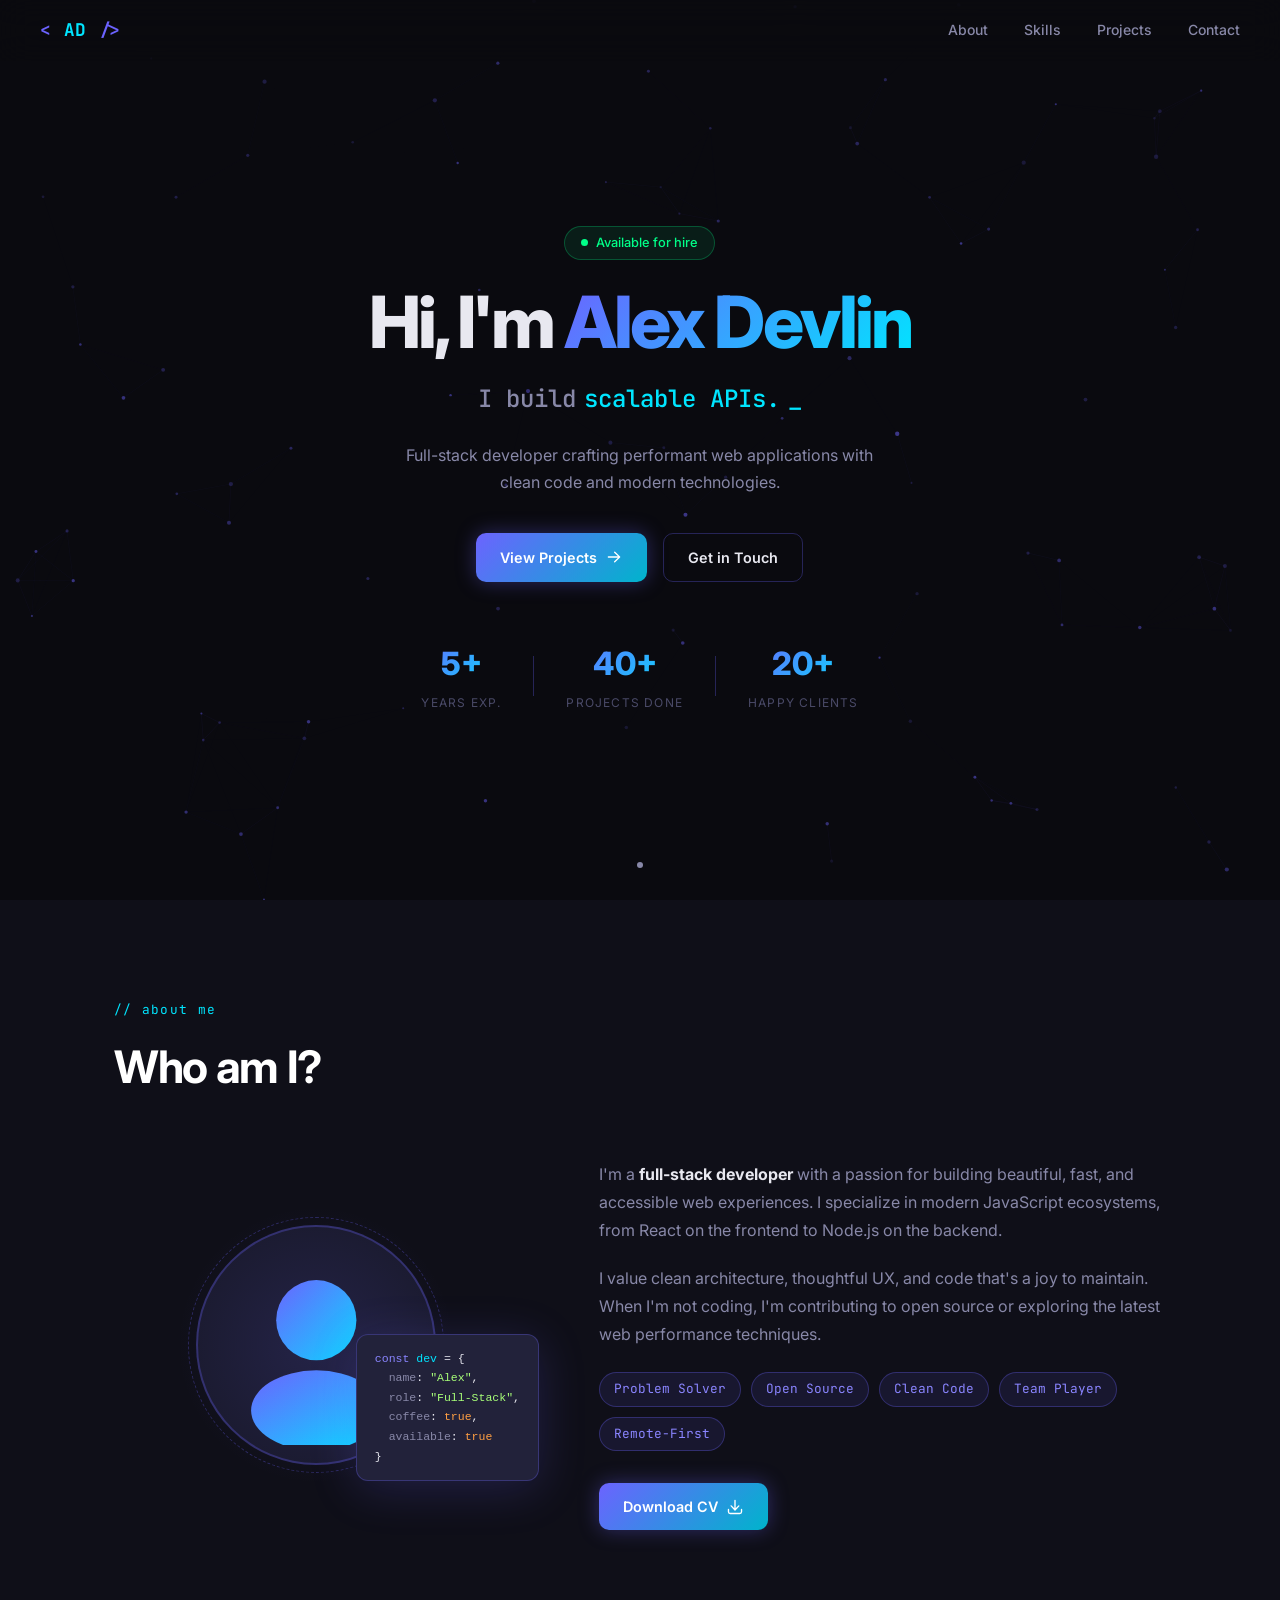
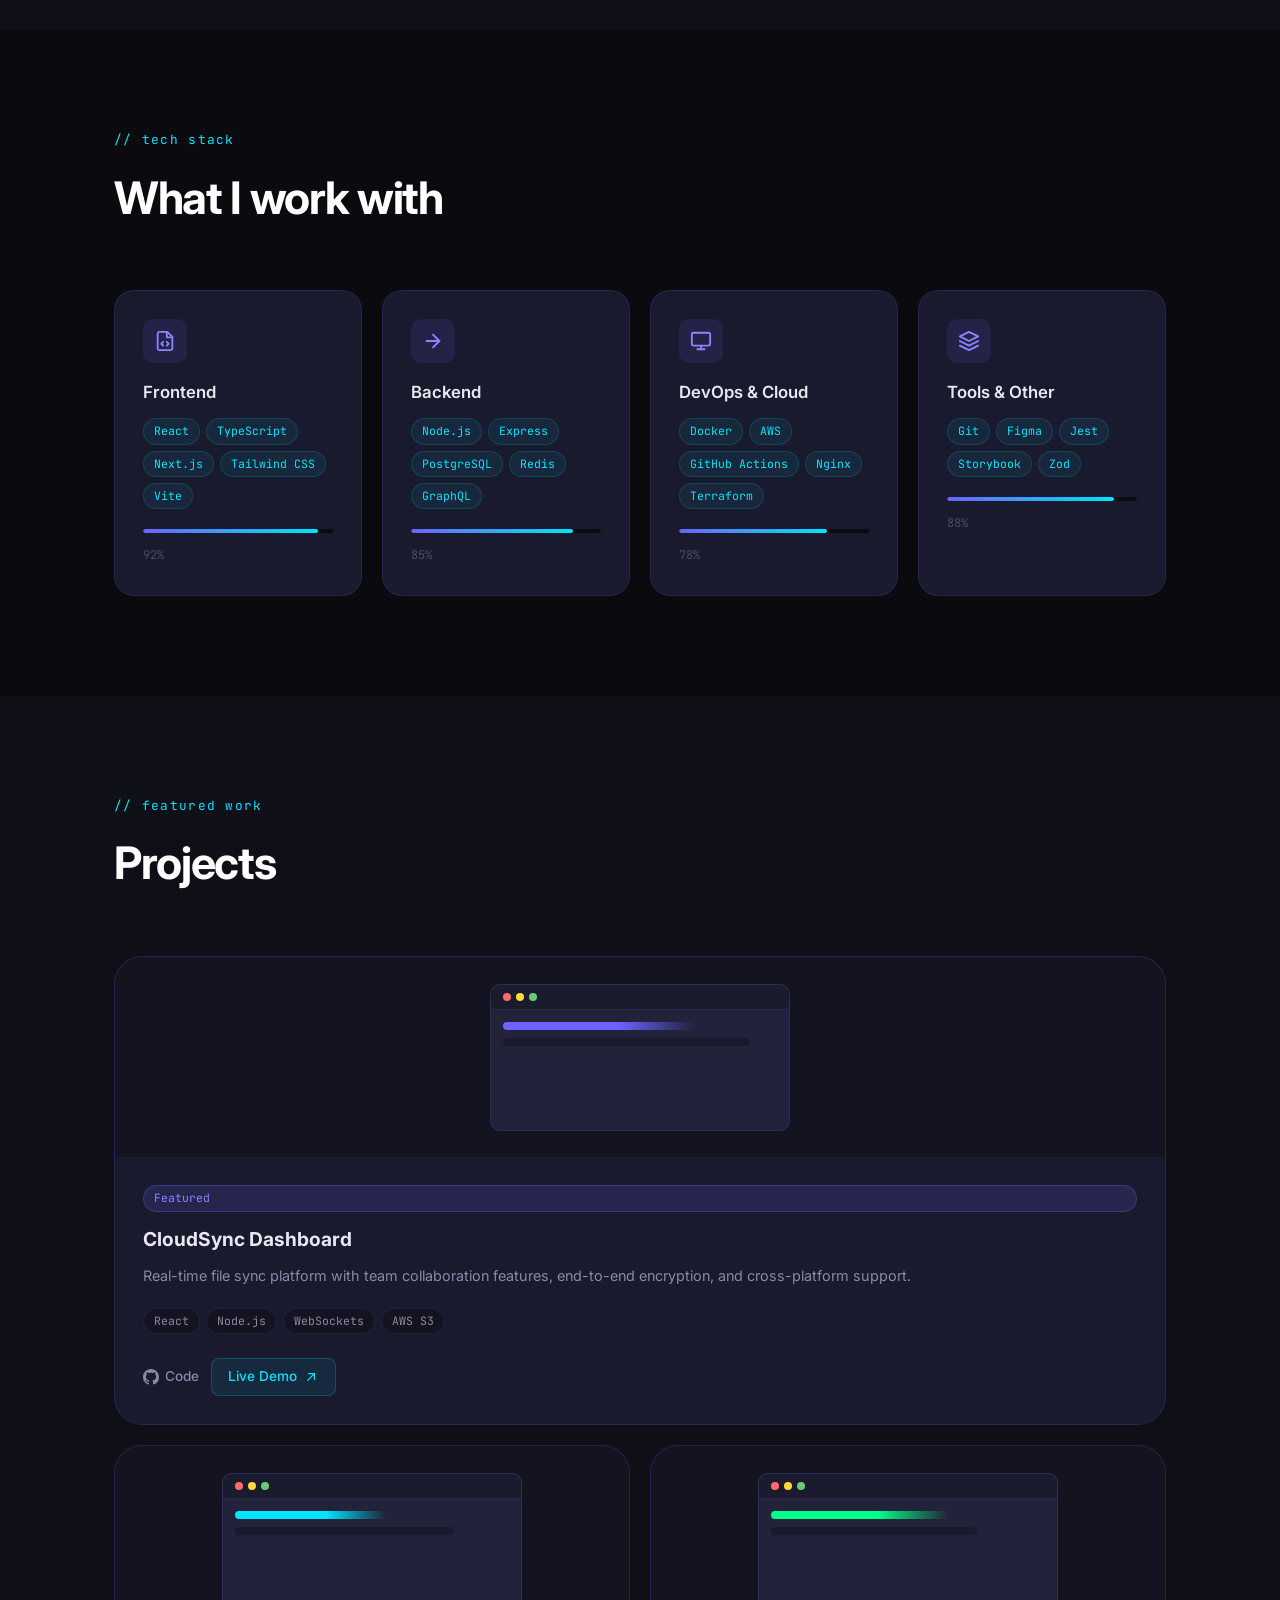
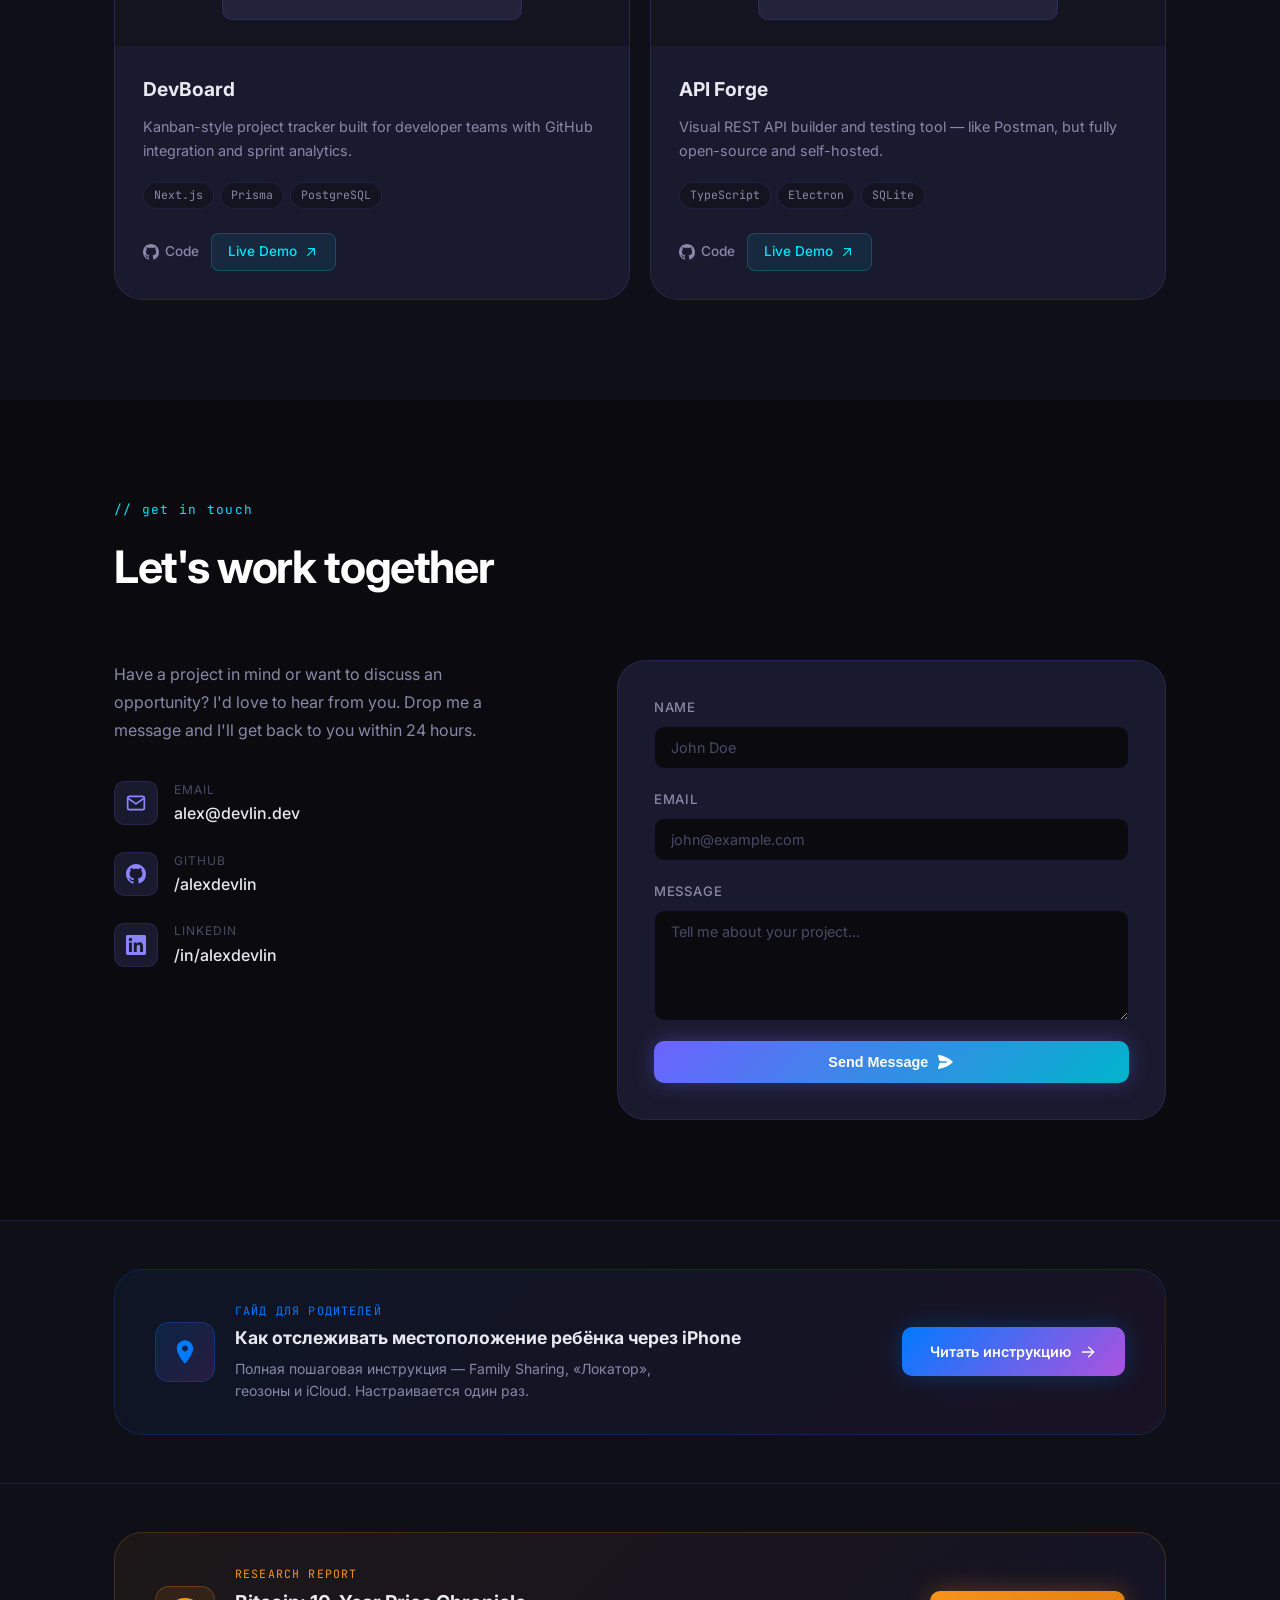
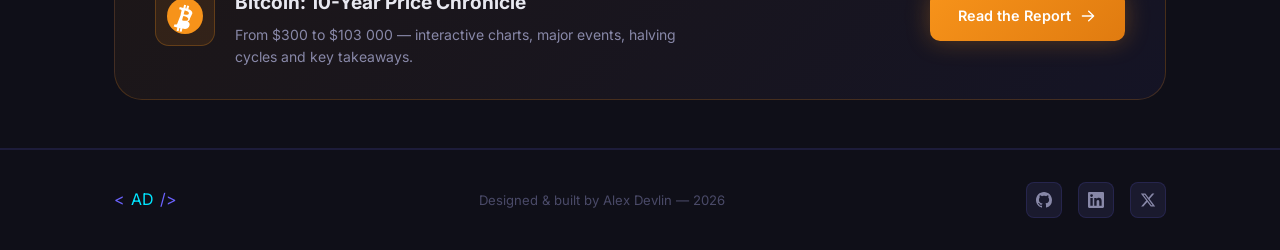
<file: index.html>
<!DOCTYPE html>
<html lang="en">
<head>
  <meta charset="UTF-8" />
  <meta name="viewport" content="width=device-width, initial-scale=1.0" />
  <title>Alex Devlin — Full-Stack Developer</title>
  <link rel="preconnect" href="https://fonts.googleapis.com" />
  <link rel="preconnect" href="https://fonts.gstatic.com" crossorigin />
  <link href="https://fonts.googleapis.com/css2?family=JetBrains+Mono:wght@300;400;500;700&family=Inter:wght@300;400;500;600;700&display=swap" rel="stylesheet" />
  <link rel="stylesheet" href="style.css" />
</head>
<body>

  <!-- Navigation -->
  <nav class="nav" id="nav">
    <div class="nav__logo">
      <span class="nav__logo-bracket">&lt;</span>
      <span class="nav__logo-name">AD</span>
      <span class="nav__logo-bracket">/&gt;</span>
    </div>
    <ul class="nav__links">
      <li><a href="#about">About</a></li>
      <li><a href="#skills">Skills</a></li>
      <li><a href="#projects">Projects</a></li>
      <li><a href="#contact">Contact</a></li>
    </ul>
    <button class="nav__hamburger" id="hamburger" aria-label="Menu">
      <span></span><span></span><span></span>
    </button>
  </nav>

  <!-- Hero -->
  <section class="hero" id="home">
    <div class="hero__bg">
      <canvas id="particles"></canvas>
    </div>
    <div class="hero__content">
      <div class="hero__badge">
        <span class="hero__badge-dot"></span>
        Available for hire
      </div>
      <h1 class="hero__title">
        Hi, I'm <span class="gradient-text">Alex Devlin</span>
      </h1>
      <div class="hero__subtitle">
        <span class="hero__subtitle-static">I build</span>
        <span class="hero__typewriter" id="typewriter"></span>
        <span class="hero__cursor">_</span>
      </div>
      <p class="hero__desc">
        Full-stack developer crafting performant web applications with
        clean code and modern technologies.
      </p>
      <div class="hero__actions">
        <a href="#projects" class="btn btn--primary">
          View Projects
          <svg xmlns="http://www.w3.org/2000/svg" viewBox="0 0 20 20" fill="currentColor"><path fill-rule="evenodd" d="M3 10a.75.75 0 01.75-.75h10.638L10.23 5.29a.75.75 0 111.04-1.08l5.5 5.25a.75.75 0 010 1.08l-5.5 5.25a.75.75 0 11-1.04-1.08l4.158-3.96H3.75A.75.75 0 013 10z" clip-rule="evenodd"/></svg>
        </a>
        <a href="#contact" class="btn btn--outline">Get in Touch</a>
      </div>
      <div class="hero__stats">
        <div class="hero__stat">
          <span class="hero__stat-num">5+</span>
          <span class="hero__stat-label">Years Exp.</span>
        </div>
        <div class="hero__stat-divider"></div>
        <div class="hero__stat">
          <span class="hero__stat-num">40+</span>
          <span class="hero__stat-label">Projects Done</span>
        </div>
        <div class="hero__stat-divider"></div>
        <div class="hero__stat">
          <span class="hero__stat-num">20+</span>
          <span class="hero__stat-label">Happy Clients</span>
        </div>
      </div>
    </div>
    <div class="hero__scroll-hint">
      <div class="hero__scroll-dot"></div>
    </div>
  </section>

  <!-- About -->
  <section class="about section" id="about">
    <div class="container">
      <div class="section-label">// about me</div>
      <h2 class="section-title">Who am I?</h2>
      <div class="about__grid">
        <div class="about__avatar-wrap">
          <div class="about__avatar">
            <div class="about__avatar-inner">
              <svg viewBox="0 0 200 200" xmlns="http://www.w3.org/2000/svg" fill="none">
                <circle cx="100" cy="75" r="40" fill="url(#avatarGrad)"/>
                <ellipse cx="100" cy="165" rx="65" ry="40" fill="url(#avatarGrad)"/>
                <defs>
                  <linearGradient id="avatarGrad" x1="0" y1="0" x2="1" y2="1">
                    <stop offset="0%" stop-color="#6c63ff"/>
                    <stop offset="100%" stop-color="#00e5ff"/>
                  </linearGradient>
                </defs>
              </svg>
            </div>
            <div class="about__avatar-ring"></div>
            <div class="about__avatar-glow"></div>
          </div>
          <div class="about__code-badge">
            <pre><code><span class="token-keyword">const</span> <span class="token-var">dev</span> = {
  <span class="token-prop">name</span>: <span class="token-str">"Alex"</span>,
  <span class="token-prop">role</span>: <span class="token-str">"Full-Stack"</span>,
  <span class="token-prop">coffee</span>: <span class="token-bool">true</span>,
  <span class="token-prop">available</span>: <span class="token-bool">true</span>
}</code></pre>
          </div>
        </div>
        <div class="about__text">
          <p>
            I'm a <strong>full-stack developer</strong> with a passion for building
            beautiful, fast, and accessible web experiences. I specialize in
            modern JavaScript ecosystems, from React on the frontend to Node.js
            on the backend.
          </p>
          <p>
            I value clean architecture, thoughtful UX, and code that's a joy
            to maintain. When I'm not coding, I'm contributing to open source
            or exploring the latest web performance techniques.
          </p>
          <div class="about__pills">
            <span class="pill">Problem Solver</span>
            <span class="pill">Open Source</span>
            <span class="pill">Clean Code</span>
            <span class="pill">Team Player</span>
            <span class="pill">Remote-First</span>
          </div>
          <a href="#" class="btn btn--primary about__cv-btn" download>
            Download CV
            <svg xmlns="http://www.w3.org/2000/svg" viewBox="0 0 20 20" fill="currentColor"><path d="M10.75 2.75a.75.75 0 00-1.5 0v8.614L6.295 8.235a.75.75 0 10-1.09 1.03l4.25 4.5a.75.75 0 001.09 0l4.25-4.5a.75.75 0 00-1.09-1.03l-2.955 3.129V2.75z"/><path d="M3.5 12.75a.75.75 0 00-1.5 0v2.5A2.75 2.75 0 004.75 18h10.5A2.75 2.75 0 0018 15.25v-2.5a.75.75 0 00-1.5 0v2.5c0 .69-.56 1.25-1.25 1.25H4.75c-.69 0-1.25-.56-1.25-1.25v-2.5z"/></svg>
          </a>
        </div>
      </div>
    </div>
  </section>

  <!-- Skills -->
  <section class="skills section" id="skills">
    <div class="container">
      <div class="section-label">// tech stack</div>
      <h2 class="section-title">What I work with</h2>
      <div class="skills__grid">

        <div class="skill-card">
          <div class="skill-card__icon">
            <svg viewBox="0 0 24 24" fill="none" xmlns="http://www.w3.org/2000/svg"><path d="M14.5 2H6C5.46957 2 4.96086 2.21071 4.58579 2.58579C4.21071 2.96086 4 3.46957 4 4V20C4 20.5304 4.21071 21.0391 4.58579 21.4142C4.96086 21.7893 5.46957 22 6 22H18C18.5304 22 19.0391 21.7893 19.4142 21.4142C19.7893 21.0391 20 20.5304 20 20V7.5L14.5 2Z" stroke="currentColor" stroke-width="2" stroke-linecap="round" stroke-linejoin="round"/><path d="M14 2V8H20" stroke="currentColor" stroke-width="2" stroke-linecap="round" stroke-linejoin="round"/><path d="M10 13L8 15L10 17" stroke="currentColor" stroke-width="2" stroke-linecap="round" stroke-linejoin="round"/><path d="M14 13L16 15L14 17" stroke="currentColor" stroke-width="2" stroke-linecap="round" stroke-linejoin="round"/></svg>
          </div>
          <h3>Frontend</h3>
          <div class="skill-card__tags">
            <span>React</span><span>TypeScript</span><span>Next.js</span>
            <span>Tailwind CSS</span><span>Vite</span>
          </div>
          <div class="skill-card__bar">
            <div class="skill-card__bar-fill" data-width="92"></div>
          </div>
          <span class="skill-card__pct">92%</span>
        </div>

        <div class="skill-card">
          <div class="skill-card__icon">
            <svg viewBox="0 0 24 24" fill="none" xmlns="http://www.w3.org/2000/svg"><path d="M5 12H19" stroke="currentColor" stroke-width="2" stroke-linecap="round" stroke-linejoin="round"/><path d="M12 5L19 12L12 19" stroke="currentColor" stroke-width="2" stroke-linecap="round" stroke-linejoin="round"/></svg>
          </div>
          <h3>Backend</h3>
          <div class="skill-card__tags">
            <span>Node.js</span><span>Express</span><span>PostgreSQL</span>
            <span>Redis</span><span>GraphQL</span>
          </div>
          <div class="skill-card__bar">
            <div class="skill-card__bar-fill" data-width="85"></div>
          </div>
          <span class="skill-card__pct">85%</span>
        </div>

        <div class="skill-card">
          <div class="skill-card__icon">
            <svg viewBox="0 0 24 24" fill="none" xmlns="http://www.w3.org/2000/svg"><rect x="2" y="3" width="20" height="14" rx="2" stroke="currentColor" stroke-width="2"/><path d="M8 21H16" stroke="currentColor" stroke-width="2" stroke-linecap="round"/><path d="M12 17V21" stroke="currentColor" stroke-width="2" stroke-linecap="round"/></svg>
          </div>
          <h3>DevOps & Cloud</h3>
          <div class="skill-card__tags">
            <span>Docker</span><span>AWS</span><span>GitHub Actions</span>
            <span>Nginx</span><span>Terraform</span>
          </div>
          <div class="skill-card__bar">
            <div class="skill-card__bar-fill" data-width="78"></div>
          </div>
          <span class="skill-card__pct">78%</span>
        </div>

        <div class="skill-card">
          <div class="skill-card__icon">
            <svg viewBox="0 0 24 24" fill="none" xmlns="http://www.w3.org/2000/svg"><path d="M12 2L2 7L12 12L22 7L12 2Z" stroke="currentColor" stroke-width="2" stroke-linecap="round" stroke-linejoin="round"/><path d="M2 17L12 22L22 17" stroke="currentColor" stroke-width="2" stroke-linecap="round" stroke-linejoin="round"/><path d="M2 12L12 17L22 12" stroke="currentColor" stroke-width="2" stroke-linecap="round" stroke-linejoin="round"/></svg>
          </div>
          <h3>Tools & Other</h3>
          <div class="skill-card__tags">
            <span>Git</span><span>Figma</span><span>Jest</span>
            <span>Storybook</span><span>Zod</span>
          </div>
          <div class="skill-card__bar">
            <div class="skill-card__bar-fill" data-width="88"></div>
          </div>
          <span class="skill-card__pct">88%</span>
        </div>

      </div>
    </div>
  </section>

  <!-- Projects -->
  <section class="projects section" id="projects">
    <div class="container">
      <div class="section-label">// featured work</div>
      <h2 class="section-title">Projects</h2>
      <div class="projects__grid">

        <article class="project-card project-card--featured">
          <div class="project-card__img">
            <div class="project-card__mock">
              <div class="mock-bar"><span></span><span></span><span></span></div>
              <div class="mock-content mock-content--1"></div>
            </div>
          </div>
          <div class="project-card__body">
            <div class="project-card__tag">Featured</div>
            <h3>CloudSync Dashboard</h3>
            <p>Real-time file sync platform with team collaboration features, end-to-end encryption, and cross-platform support.</p>
            <div class="project-card__tech">
              <span>React</span><span>Node.js</span><span>WebSockets</span><span>AWS S3</span>
            </div>
            <div class="project-card__links">
              <a href="#" class="project-link">
                <svg viewBox="0 0 24 24" fill="currentColor"><path d="M12 0C5.37 0 0 5.37 0 12c0 5.31 3.435 9.795 8.205 11.385.6.105.825-.255.825-.57 0-.285-.015-1.23-.015-2.235-3.015.555-3.795-.735-4.035-1.41-.135-.345-.72-1.41-1.23-1.695-.42-.225-1.02-.78-.015-.795.945-.015 1.62.87 1.845 1.23 1.08 1.815 2.805 1.305 3.495.99.105-.78.42-1.305.765-1.605-2.67-.3-5.46-1.335-5.46-5.925 0-1.305.465-2.385 1.23-3.225-.12-.3-.54-1.53.12-3.18 0 0 1.005-.315 3.3 1.23.96-.27 1.98-.405 3-.405s2.04.135 3 .405c2.295-1.56 3.3-1.23 3.3-1.23.66 1.65.24 2.88.12 3.18.765.84 1.23 1.905 1.23 3.225 0 4.605-2.805 5.625-5.475 5.925.435.375.81 1.095.81 2.22 0 1.605-.015 2.895-.015 3.3 0 .315.225.69.825.57A12.02 12.02 0 0 0 24 12c0-6.63-5.37-12-12-12z"/></svg>
                Code
              </a>
              <a href="#" class="project-link project-link--primary">
                Live Demo
                <svg xmlns="http://www.w3.org/2000/svg" viewBox="0 0 20 20" fill="currentColor"><path fill-rule="evenodd" d="M5.22 14.78a.75.75 0 001.06 0l7.22-7.22v5.69a.75.75 0 001.5 0v-7.5a.75.75 0 00-.75-.75h-7.5a.75.75 0 000 1.5h5.69l-7.22 7.22a.75.75 0 000 1.06z" clip-rule="evenodd"/></svg>
              </a>
            </div>
          </div>
        </article>

        <article class="project-card">
          <div class="project-card__img">
            <div class="project-card__mock">
              <div class="mock-bar"><span></span><span></span><span></span></div>
              <div class="mock-content mock-content--2"></div>
            </div>
          </div>
          <div class="project-card__body">
            <h3>DevBoard</h3>
            <p>Kanban-style project tracker built for developer teams with GitHub integration and sprint analytics.</p>
            <div class="project-card__tech">
              <span>Next.js</span><span>Prisma</span><span>PostgreSQL</span>
            </div>
            <div class="project-card__links">
              <a href="#" class="project-link">
                <svg viewBox="0 0 24 24" fill="currentColor"><path d="M12 0C5.37 0 0 5.37 0 12c0 5.31 3.435 9.795 8.205 11.385.6.105.825-.255.825-.57 0-.285-.015-1.23-.015-2.235-3.015.555-3.795-.735-4.035-1.41-.135-.345-.72-1.41-1.23-1.695-.42-.225-1.02-.78-.015-.795.945-.015 1.62.87 1.845 1.23 1.08 1.815 2.805 1.305 3.495.99.105-.78.42-1.305.765-1.605-2.67-.3-5.46-1.335-5.46-5.925 0-1.305.465-2.385 1.23-3.225-.12-.3-.54-1.53.12-3.18 0 0 1.005-.315 3.3 1.23.96-.27 1.98-.405 3-.405s2.04.135 3 .405c2.295-1.56 3.3-1.23 3.3-1.23.66 1.65.24 2.88.12 3.18.765.84 1.23 1.905 1.23 3.225 0 4.605-2.805 5.625-5.475 5.925.435.375.81 1.095.81 2.22 0 1.605-.015 2.895-.015 3.3 0 .315.225.69.825.57A12.02 12.02 0 0 0 24 12c0-6.63-5.37-12-12-12z"/></svg>
                Code
              </a>
              <a href="#" class="project-link project-link--primary">Live Demo <svg xmlns="http://www.w3.org/2000/svg" viewBox="0 0 20 20" fill="currentColor"><path fill-rule="evenodd" d="M5.22 14.78a.75.75 0 001.06 0l7.22-7.22v5.69a.75.75 0 001.5 0v-7.5a.75.75 0 00-.75-.75h-7.5a.75.75 0 000 1.5h5.69l-7.22 7.22a.75.75 0 000 1.06z" clip-rule="evenodd"/></svg></a>
            </div>
          </div>
        </article>

        <article class="project-card">
          <div class="project-card__img">
            <div class="project-card__mock">
              <div class="mock-bar"><span></span><span></span><span></span></div>
              <div class="mock-content mock-content--3"></div>
            </div>
          </div>
          <div class="project-card__body">
            <h3>API Forge</h3>
            <p>Visual REST API builder and testing tool — like Postman, but fully open-source and self-hosted.</p>
            <div class="project-card__tech">
              <span>TypeScript</span><span>Electron</span><span>SQLite</span>
            </div>
            <div class="project-card__links">
              <a href="#" class="project-link">
                <svg viewBox="0 0 24 24" fill="currentColor"><path d="M12 0C5.37 0 0 5.37 0 12c0 5.31 3.435 9.795 8.205 11.385.6.105.825-.255.825-.57 0-.285-.015-1.23-.015-2.235-3.015.555-3.795-.735-4.035-1.41-.135-.345-.72-1.41-1.23-1.695-.42-.225-1.02-.78-.015-.795.945-.015 1.62.87 1.845 1.23 1.08 1.815 2.805 1.305 3.495.99.105-.78.42-1.305.765-1.605-2.67-.3-5.46-1.335-5.46-5.925 0-1.305.465-2.385 1.23-3.225-.12-.3-.54-1.53.12-3.18 0 0 1.005-.315 3.3 1.23.96-.27 1.98-.405 3-.405s2.04.135 3 .405c2.295-1.56 3.3-1.23 3.3-1.23.66 1.65.24 2.88.12 3.18.765.84 1.23 1.905 1.23 3.225 0 4.605-2.805 5.625-5.475 5.925.435.375.81 1.095.81 2.22 0 1.605-.015 2.895-.015 3.3 0 .315.225.69.825.57A12.02 12.02 0 0 0 24 12c0-6.63-5.37-12-12-12z"/></svg>
                Code
              </a>
              <a href="#" class="project-link project-link--primary">Live Demo <svg xmlns="http://www.w3.org/2000/svg" viewBox="0 0 20 20" fill="currentColor"><path fill-rule="evenodd" d="M5.22 14.78a.75.75 0 001.06 0l7.22-7.22v5.69a.75.75 0 001.5 0v-7.5a.75.75 0 00-.75-.75h-7.5a.75.75 0 000 1.5h5.69l-7.22 7.22a.75.75 0 000 1.06z" clip-rule="evenodd"/></svg></a>
            </div>
          </div>
        </article>

      </div>
    </div>
  </section>

  <!-- Contact -->
  <section class="contact section" id="contact">
    <div class="container">
      <div class="section-label">// get in touch</div>
      <h2 class="section-title">Let's work together</h2>
      <div class="contact__grid">
        <div class="contact__info">
          <p>Have a project in mind or want to discuss an opportunity? I'd love to hear from you. Drop me a message and I'll get back to you within 24 hours.</p>
          <ul class="contact__list">
            <li>
              <div class="contact__icon">
                <svg viewBox="0 0 24 24" fill="none" xmlns="http://www.w3.org/2000/svg"><path d="M4 4H20C21.1 4 22 4.9 22 6V18C22 19.1 21.1 20 20 20H4C2.9 20 2 19.1 2 18V6C2 4.9 2.9 4 4 4Z" stroke="currentColor" stroke-width="2" stroke-linecap="round" stroke-linejoin="round"/><polyline points="22,6 12,13 2,6" stroke="currentColor" stroke-width="2" stroke-linecap="round" stroke-linejoin="round"/></svg>
              </div>
              <div>
                <span>Email</span>
                <a href="mailto:alex@devlin.dev">alex@devlin.dev</a>
              </div>
            </li>
            <li>
              <div class="contact__icon">
                <svg viewBox="0 0 24 24" fill="currentColor"><path d="M12 0C5.37 0 0 5.37 0 12c0 5.31 3.435 9.795 8.205 11.385.6.105.825-.255.825-.57 0-.285-.015-1.23-.015-2.235-3.015.555-3.795-.735-4.035-1.41-.135-.345-.72-1.41-1.23-1.695-.42-.225-1.02-.78-.015-.795.945-.015 1.62.87 1.845 1.23 1.08 1.815 2.805 1.305 3.495.99.105-.78.42-1.305.765-1.605-2.67-.3-5.46-1.335-5.46-5.925 0-1.305.465-2.385 1.23-3.225-.12-.3-.54-1.53.12-3.18 0 0 1.005-.315 3.3 1.23.96-.27 1.98-.405 3-.405s2.04.135 3 .405c2.295-1.56 3.3-1.23 3.3-1.23.66 1.65.24 2.88.12 3.18.765.84 1.23 1.905 1.23 3.225 0 4.605-2.805 5.625-5.475 5.925.435.375.81 1.095.81 2.22 0 1.605-.015 2.895-.015 3.3 0 .315.225.69.825.57A12.02 12.02 0 0 0 24 12c0-6.63-5.37-12-12-12z"/></svg>
              </div>
              <div>
                <span>GitHub</span>
                <a href="#">/alexdevlin</a>
              </div>
            </li>
            <li>
              <div class="contact__icon">
                <svg viewBox="0 0 24 24" fill="currentColor"><path d="M20.447 20.452h-3.554v-5.569c0-1.328-.027-3.037-1.852-3.037-1.853 0-2.136 1.445-2.136 2.939v5.667H9.351V9h3.414v1.561h.046c.477-.9 1.637-1.85 3.37-1.85 3.601 0 4.267 2.37 4.267 5.455v6.286zM5.337 7.433a2.062 2.062 0 0 1-2.063-2.065 2.064 2.064 0 1 1 2.063 2.065zm1.782 13.019H3.555V9h3.564v11.452zM22.225 0H1.771C.792 0 0 .774 0 1.729v20.542C0 23.227.792 24 1.771 24h20.451C23.2 24 24 23.227 24 22.271V1.729C24 .774 23.2 0 22.222 0h.003z"/></svg>
              </div>
              <div>
                <span>LinkedIn</span>
                <a href="#">/in/alexdevlin</a>
              </div>
            </li>
          </ul>
        </div>
        <form class="contact__form" id="contactForm">
          <div class="form-group">
            <label for="name">Name</label>
            <input type="text" id="name" placeholder="John Doe" required />
          </div>
          <div class="form-group">
            <label for="email">Email</label>
            <input type="email" id="email" placeholder="john@example.com" required />
          </div>
          <div class="form-group">
            <label for="message">Message</label>
            <textarea id="message" rows="5" placeholder="Tell me about your project..." required></textarea>
          </div>
          <button type="submit" class="btn btn--primary btn--full">
            Send Message
            <svg xmlns="http://www.w3.org/2000/svg" viewBox="0 0 20 20" fill="currentColor"><path d="M3.105 2.289a.75.75 0 00-.826.95l1.414 4.925A1.5 1.5 0 005.135 9.25h6.115a.75.75 0 010 1.5H5.135a1.5 1.5 0 00-1.442 1.086l-1.414 4.926a.75.75 0 00.826.95 28.896 28.896 0 0015.293-7.154.75.75 0 000-1.115A28.897 28.897 0 003.105 2.289z"/></svg>
          </button>
          <div class="form-success" id="formSuccess">
            Message sent! I'll reply soon.
          </div>
        </form>
      </div>
    </div>
  </section>

  <!-- iOS Guide Banner -->
  <section class="ios-banner">
    <div class="container">
      <div class="ios-banner__inner">
        <div class="ios-banner__left">
          <div class="ios-banner__icon">
            <svg viewBox="0 0 24 24" fill="currentColor"><path d="M12 2C8.13 2 5 5.13 5 9c0 5.25 7 13 7 13s7-7.75 7-13c0-3.87-3.13-7-7-7zm0 9.5c-1.38 0-2.5-1.12-2.5-2.5s1.12-2.5 2.5-2.5 2.5 1.12 2.5 2.5-1.12 2.5-2.5 2.5z"/></svg>
          </div>
          <div>
            <div class="ios-banner__label">Гайд для родителей</div>
            <h3 class="ios-banner__title">Как отслеживать местоположение ребёнка через iPhone</h3>
            <p class="ios-banner__desc">Полная пошаговая инструкция — Family Sharing, «Локатор», геозоны и iCloud. Настраивается один раз.</p>
          </div>
        </div>
        <a href="guide.html" class="btn btn--ios">
          Читать инструкцию
          <svg xmlns="http://www.w3.org/2000/svg" viewBox="0 0 20 20" fill="currentColor"><path fill-rule="evenodd" d="M3 10a.75.75 0 01.75-.75h10.638L10.23 5.29a.75.75 0 111.04-1.08l5.5 5.25a.75.75 0 010 1.08l-5.5 5.25a.75.75 0 11-1.04-1.08l4.158-3.96H3.75A.75.75 0 013 10z" clip-rule="evenodd"/></svg>
        </a>
      </div>
    </div>
  </section>

  <!-- BTC Report Banner -->
  <section class="btc-banner">
    <div class="container">
      <div class="btc-banner__inner">
        <div class="btc-banner__left">
          <div class="btc-banner__icon">
            <svg width="36" height="36" viewBox="0 0 32 32" fill="none" xmlns="http://www.w3.org/2000/svg">
              <circle cx="16" cy="16" r="16" fill="#F7931A"/>
              <path d="M22.5 13.8c.3-2.1-1.3-3.2-3.5-3.9l.7-2.9-1.8-.4-.7 2.8-.9-.2.7-2.8-1.8-.4-.7 2.9-.7-.2-2.5-.6-.5 1.9s1.3.3 1.3.3c.7.2.9.6.8 1l-.8 3.3v.1c.1 0 .1.1.1.1l-3.2 8.4c-.1.2-.4.5-.9.4 0 0-1.3-.3-1.3-.3l-.9 2.1 2.4.6.9.2-.7 2.9 1.8.4.7-2.9.9.2-.7 2.9 1.8.4.7-2.9c3 .6 5.2.3 6.1-2.3.8-2.1 0-3.3-1.5-4.1 1.1-.3 1.9-1 2.1-2.6zm-3.7 5.2c-.5 2.1-4.2 1-5.4.7l1-3.8c1.2.3 5.1.9 4.4 3.1zm.6-5.2c-.5 1.9-3.6 1-4.6.7l.9-3.5c1 .3 4.3.7 3.7 2.8z" fill="white"/>
            </svg>
          </div>
          <div>
            <div class="btc-banner__label">Research Report</div>
            <h3 class="btc-banner__title">Bitcoin: 10-Year Price Chronicle</h3>
            <p class="btc-banner__desc">From $300 to $103 000 — interactive charts, major events, halving cycles and key takeaways.</p>
          </div>
        </div>
        <a href="report.html" class="btn btn--btc">
          Read the Report
          <svg xmlns="http://www.w3.org/2000/svg" viewBox="0 0 20 20" fill="currentColor"><path fill-rule="evenodd" d="M3 10a.75.75 0 01.75-.75h10.638L10.23 5.29a.75.75 0 111.04-1.08l5.5 5.25a.75.75 0 010 1.08l-5.5 5.25a.75.75 0 11-1.04-1.08l4.158-3.96H3.75A.75.75 0 013 10z" clip-rule="evenodd"/></svg>
        </a>
      </div>
    </div>
  </section>

  <!-- Footer -->
  <footer class="footer">
    <div class="container">
      <div class="footer__inner">
        <div class="footer__logo">
          <span class="nav__logo-bracket">&lt;</span>
          <span class="nav__logo-name">AD</span>
          <span class="nav__logo-bracket">/&gt;</span>
        </div>
        <p class="footer__copy">
          Designed & built by Alex Devlin &mdash; <span id="year"></span>
        </p>
        <div class="footer__socials">
          <a href="#" aria-label="GitHub">
            <svg viewBox="0 0 24 24" fill="currentColor"><path d="M12 0C5.37 0 0 5.37 0 12c0 5.31 3.435 9.795 8.205 11.385.6.105.825-.255.825-.57 0-.285-.015-1.23-.015-2.235-3.015.555-3.795-.735-4.035-1.41-.135-.345-.72-1.41-1.23-1.695-.42-.225-1.02-.78-.015-.795.945-.015 1.62.87 1.845 1.23 1.08 1.815 2.805 1.305 3.495.99.105-.78.42-1.305.765-1.605-2.67-.3-5.46-1.335-5.46-5.925 0-1.305.465-2.385 1.23-3.225-.12-.3-.54-1.53.12-3.18 0 0 1.005-.315 3.3 1.23.96-.27 1.98-.405 3-.405s2.04.135 3 .405c2.295-1.56 3.3-1.23 3.3-1.23.66 1.65.24 2.88.12 3.18.765.84 1.23 1.905 1.23 3.225 0 4.605-2.805 5.625-5.475 5.925.435.375.81 1.095.81 2.22 0 1.605-.015 2.895-.015 3.3 0 .315.225.69.825.57A12.02 12.02 0 0 0 24 12c0-6.63-5.37-12-12-12z"/></svg>
          </a>
          <a href="#" aria-label="LinkedIn">
            <svg viewBox="0 0 24 24" fill="currentColor"><path d="M20.447 20.452h-3.554v-5.569c0-1.328-.027-3.037-1.852-3.037-1.853 0-2.136 1.445-2.136 2.939v5.667H9.351V9h3.414v1.561h.046c.477-.9 1.637-1.85 3.37-1.85 3.601 0 4.267 2.37 4.267 5.455v6.286zM5.337 7.433a2.062 2.062 0 0 1-2.063-2.065 2.064 2.064 0 1 1 2.063 2.065zm1.782 13.019H3.555V9h3.564v11.452zM22.225 0H1.771C.792 0 0 .774 0 1.729v20.542C0 23.227.792 24 1.771 24h20.451C23.2 24 24 23.227 24 22.271V1.729C24 .774 23.2 0 22.222 0h.003z"/></svg>
          </a>
          <a href="#" aria-label="Twitter">
            <svg viewBox="0 0 24 24" fill="currentColor"><path d="M18.244 2.25h3.308l-7.227 8.26 8.502 11.24H16.17l-5.214-6.817L4.99 21.75H1.68l7.73-8.835L1.254 2.25H8.08l4.713 6.231zm-1.161 17.52h1.833L7.084 4.126H5.117z"/></svg>
          </a>
        </div>
      </div>
    </div>
  </footer>

  <script src="script.js"></script>
</body>
</html>
</file>
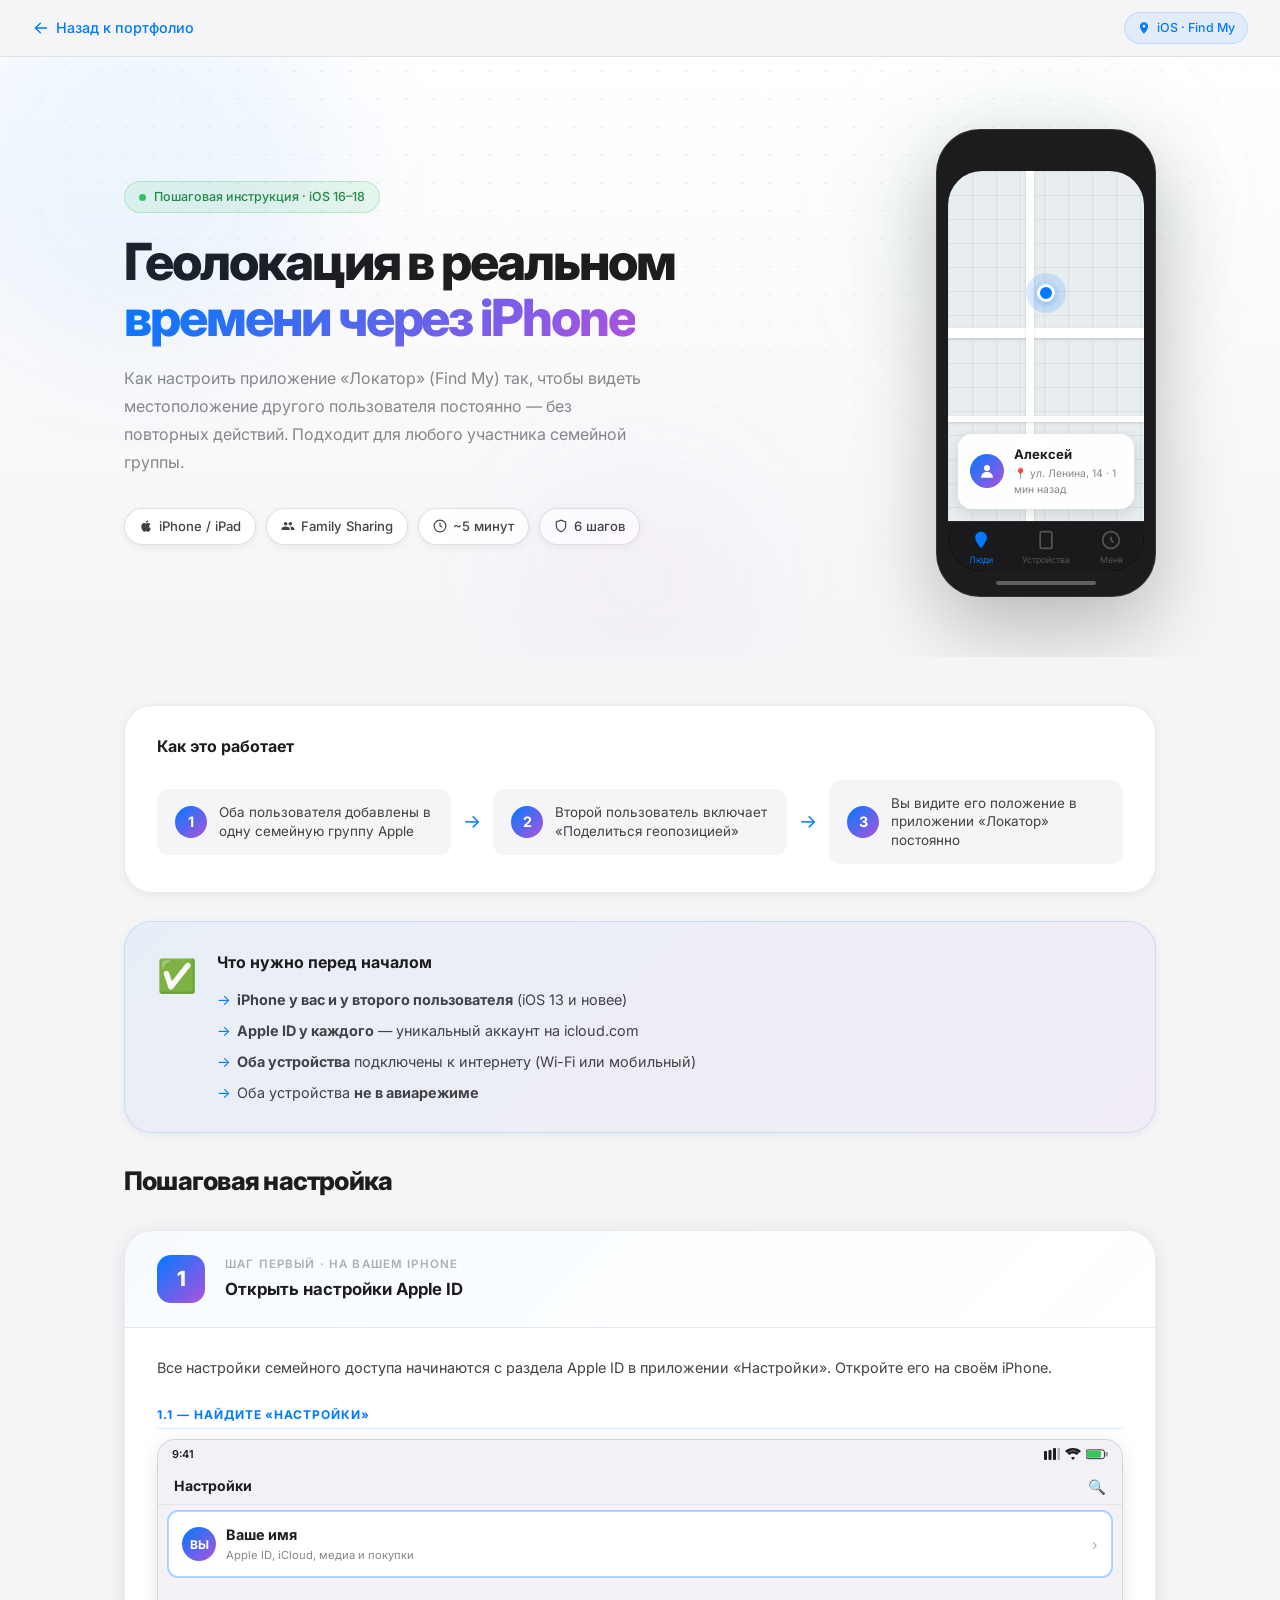
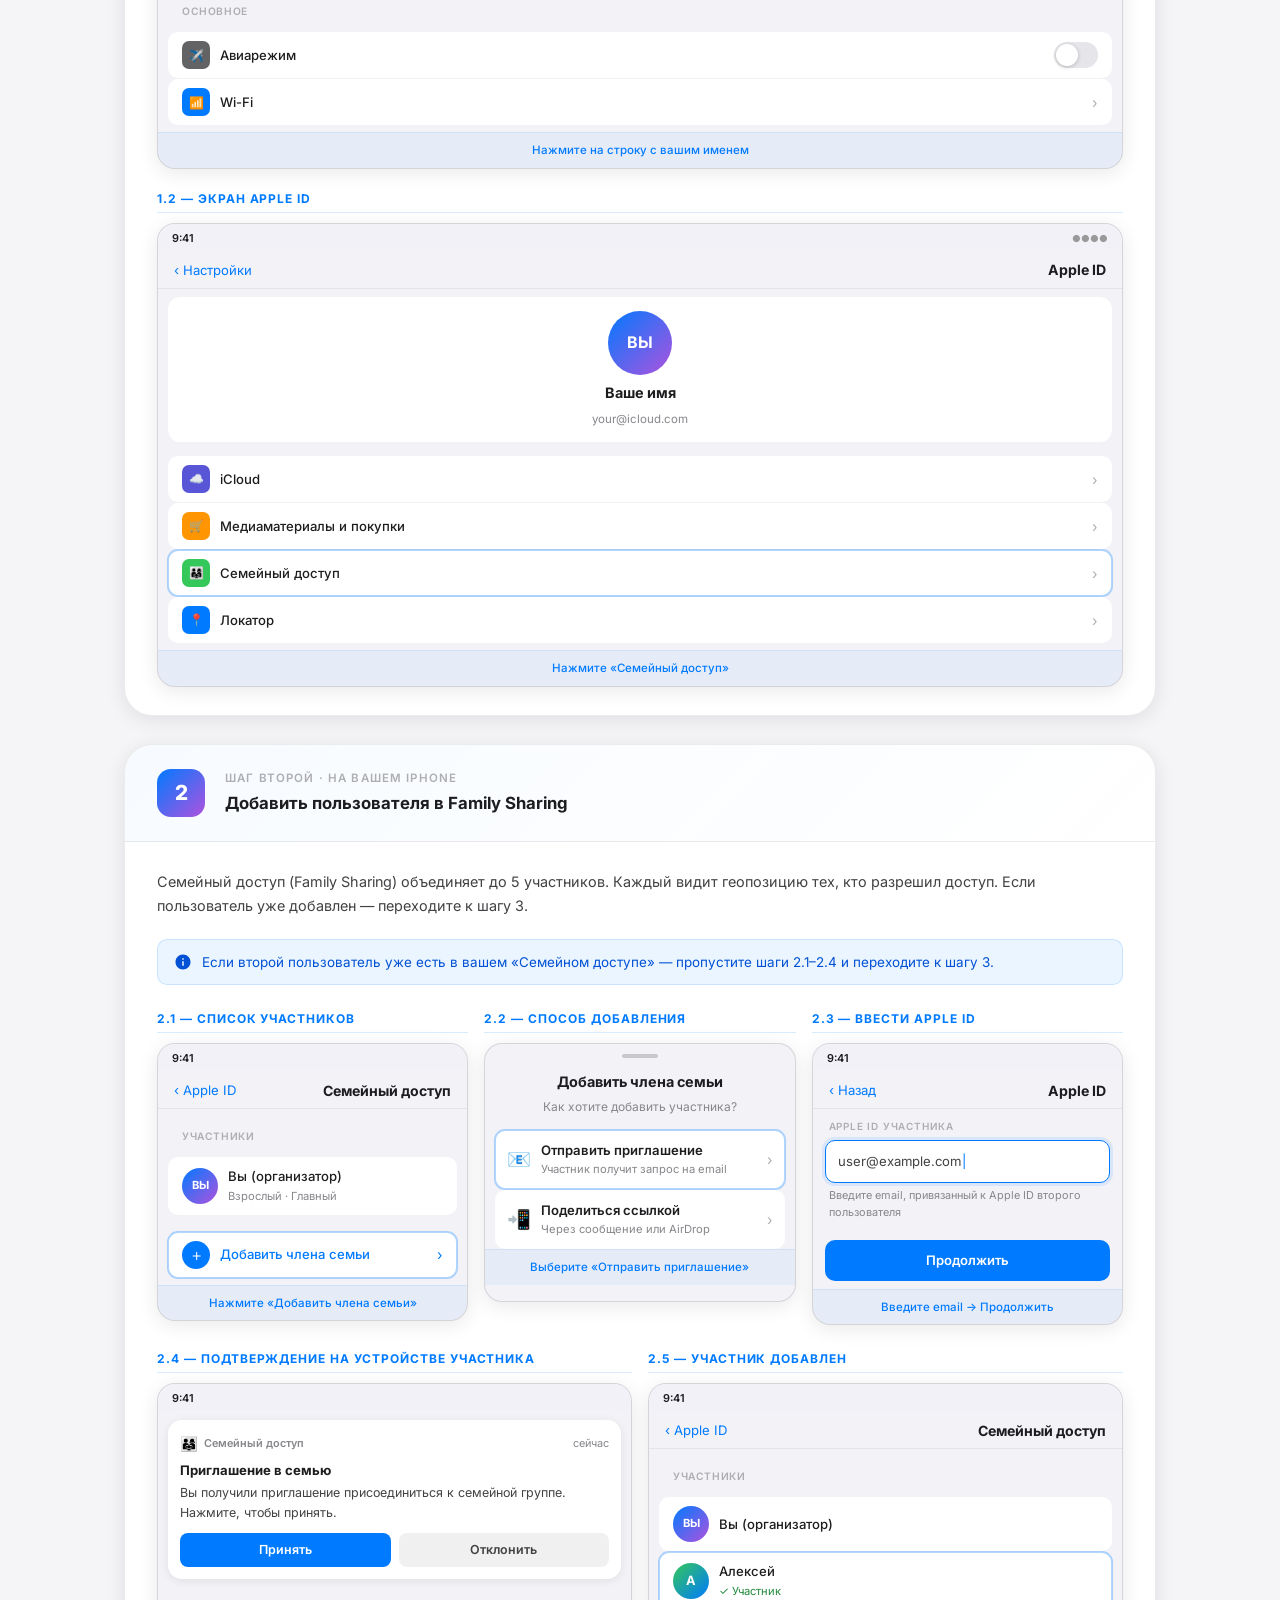
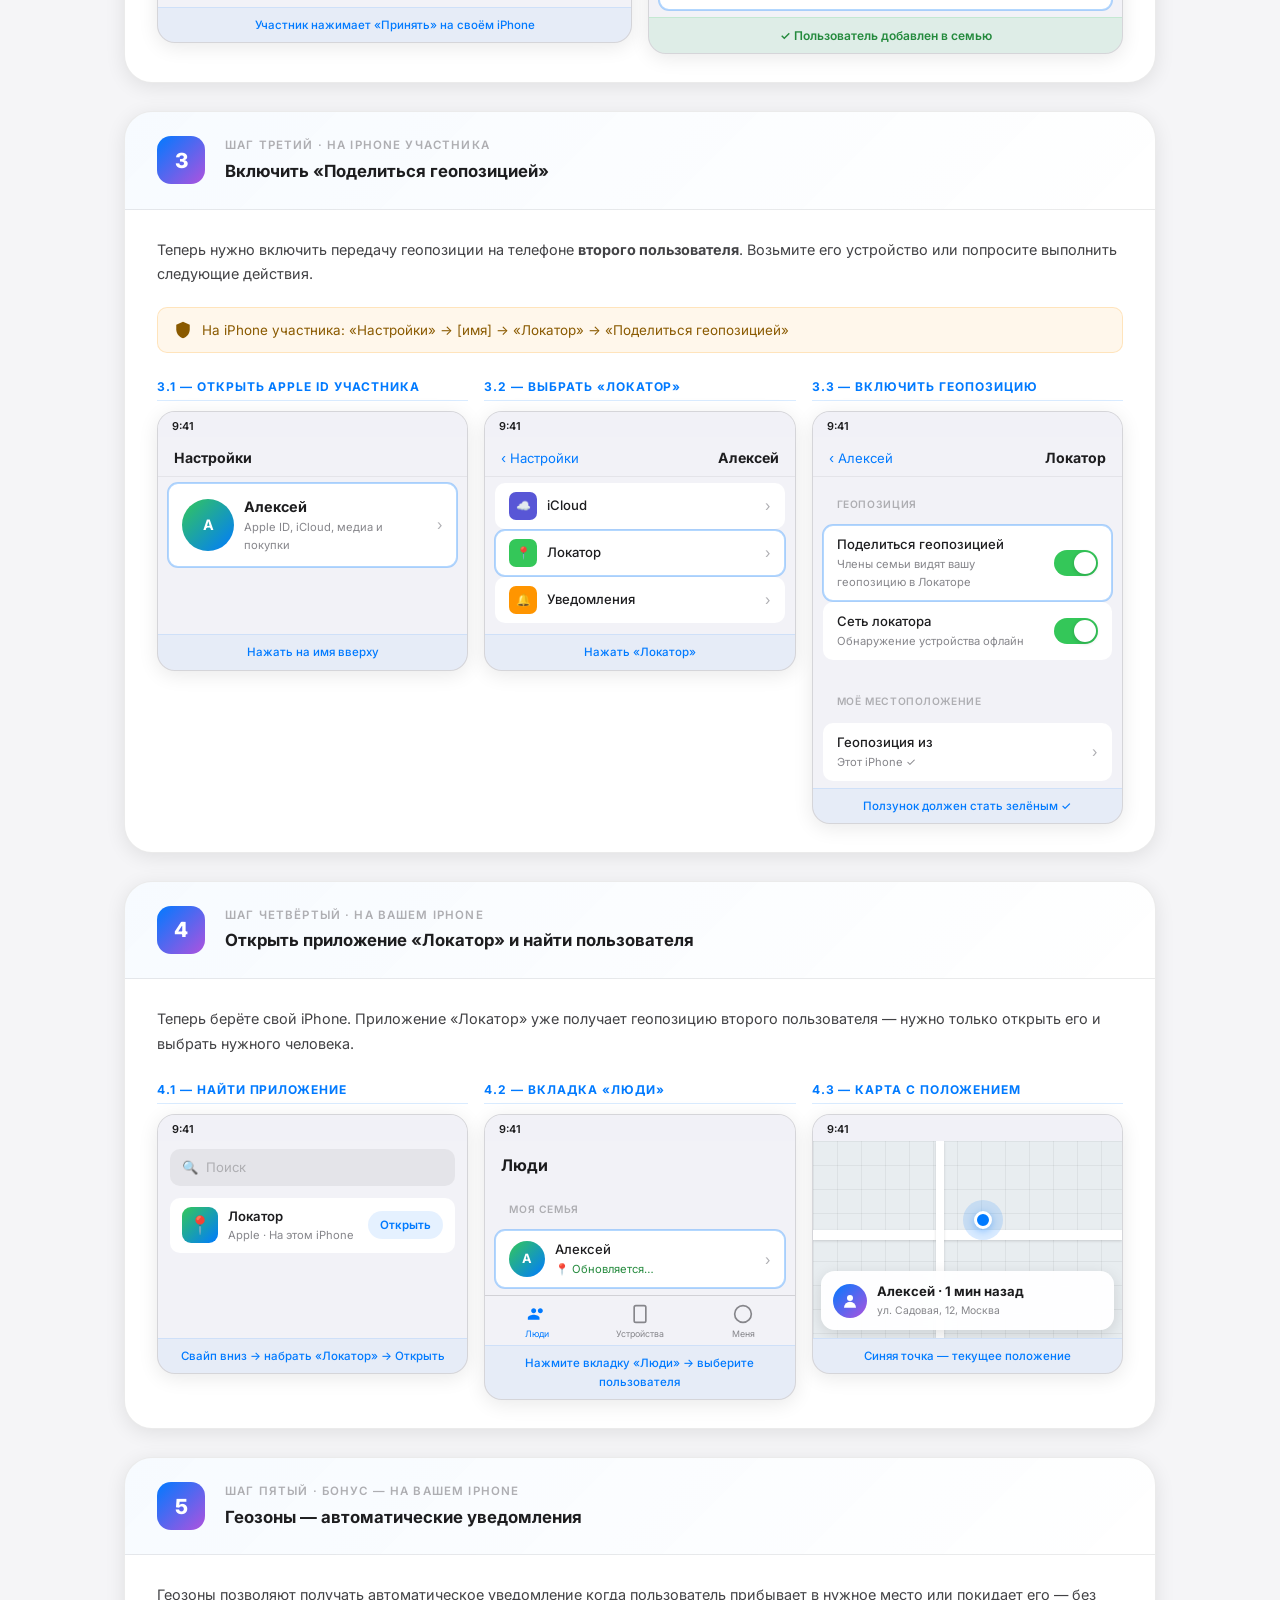
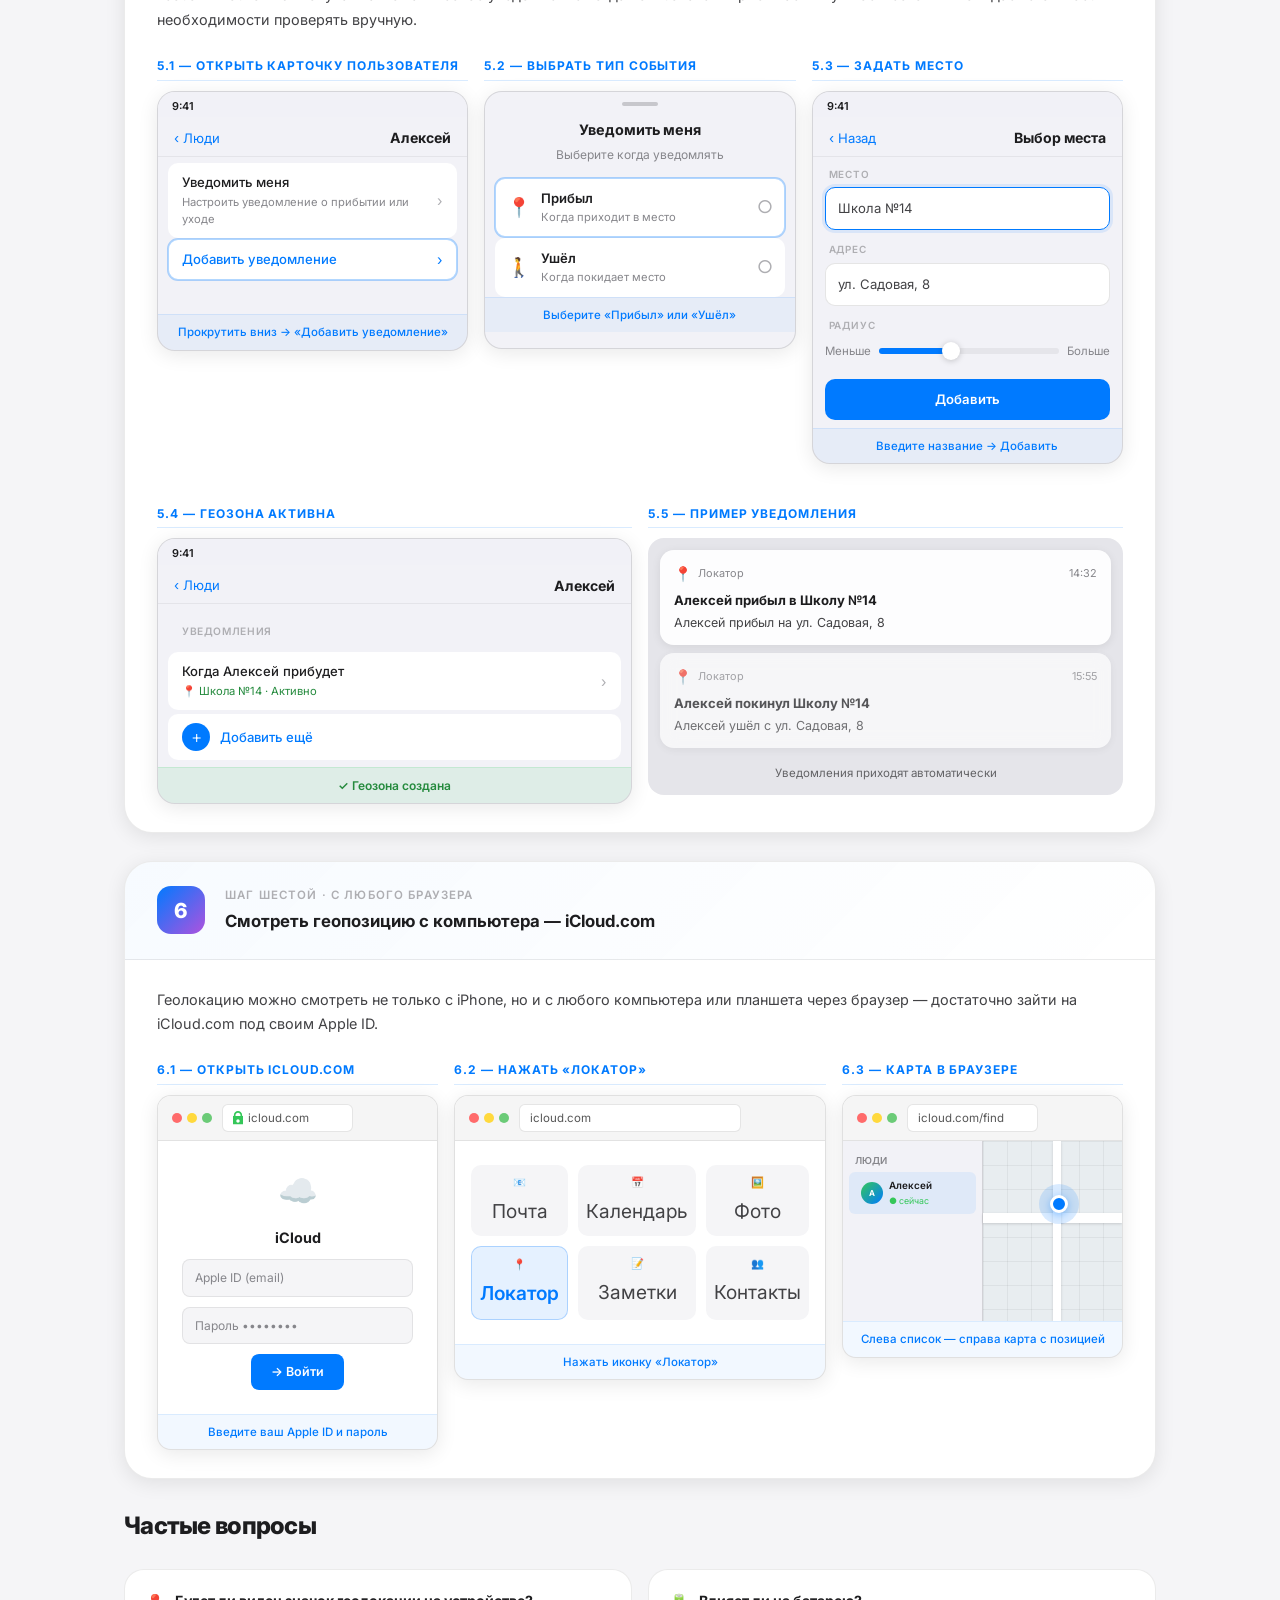
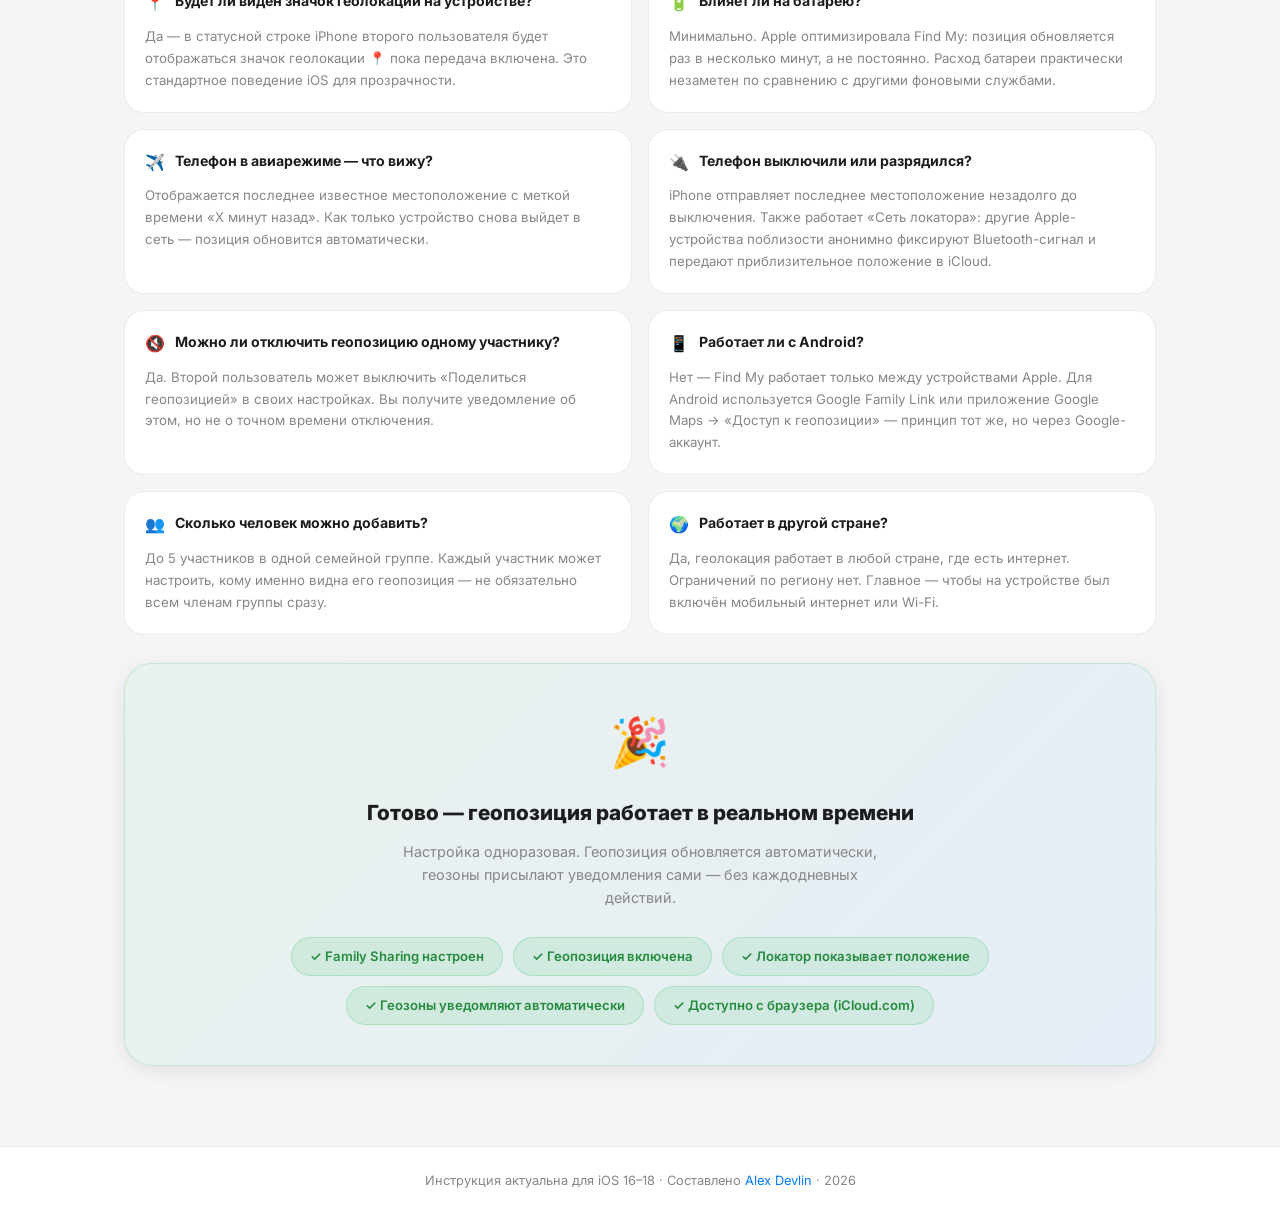
<file: guide.html>
<!DOCTYPE html>
<html lang="ru">
<head>
  <meta charset="UTF-8" />
  <meta name="viewport" content="width=device-width, initial-scale=1.0" />
  <title>Геолокация через iPhone — Полная инструкция</title>
  <link rel="preconnect" href="https://fonts.googleapis.com" />
  <link rel="preconnect" href="https://fonts.gstatic.com" crossorigin />
  <link href="https://fonts.googleapis.com/css2?family=Inter:wght@300;400;500;600;700;800;900&family=JetBrains+Mono:wght@400;500&display=swap" rel="stylesheet" />
  <link rel="stylesheet" href="guide.css" />
</head>
<body>

  <!-- Topbar -->
  <nav class="topbar">
    <a href="index.html" class="back-btn">
      <svg viewBox="0 0 20 20" fill="currentColor"><path fill-rule="evenodd" d="M17 10a.75.75 0 01-.75.75H5.612l4.158 3.96a.75.75 0 11-1.04 1.08l-5.5-5.25a.75.75 0 010-1.08l5.5-5.25a.75.75 0 111.04 1.08L5.612 9.25H16.25A.75.75 0 0117 10z" clip-rule="evenodd"/></svg>
      Назад к портфолио
    </a>
    <div class="topbar__badge">
      <svg viewBox="0 0 24 24" fill="none"><path d="M12 2C8.13 2 5 5.13 5 9c0 5.25 7 13 7 13s7-7.75 7-13c0-3.87-3.13-7-7-7zm0 9.5c-1.38 0-2.5-1.12-2.5-2.5s1.12-2.5 2.5-2.5 2.5 1.12 2.5 2.5-1.12 2.5-2.5 2.5z" fill="currentColor"/></svg>
      iOS · Find My
    </div>
  </nav>

  <!-- Hero -->
  <header class="guide-hero">
    <div class="guide-hero__bg">
      <div class="guide-hero__blobs">
        <div class="blob blob--1"></div>
        <div class="blob blob--2"></div>
        <div class="blob blob--3"></div>
      </div>
      <div class="guide-hero__dots"></div>
    </div>
    <div class="container">
      <div class="guide-hero__content">
        <div class="guide-hero__pill">
          <span class="status-dot"></span>
          Пошаговая инструкция · iOS 16–18
        </div>
        <h1 class="guide-hero__title">
          Геолокация в реальном<br/>
          <span class="apple-gradient">времени через iPhone</span>
        </h1>
        <p class="guide-hero__sub">
          Как настроить приложение «Локатор» (Find My) так, чтобы видеть местоположение
          другого пользователя постоянно — без повторных действий. Подходит для любого
          участника семейной группы.
        </p>
        <div class="hero-chips">
          <div class="chip">
            <svg viewBox="0 0 24 24" fill="currentColor"><path d="M18.71 19.5c-.83 1.24-1.71 2.45-3.05 2.47-1.34.03-1.77-.79-3.29-.79-1.53 0-2 .77-3.27.82-1.31.05-2.3-1.32-3.14-2.53C4.25 17 2.94 12.45 4.7 9.39c.87-1.52 2.43-2.48 4.12-2.51 1.28-.02 2.5.87 3.29.87.78 0 2.26-1.07 3.8-.91.65.03 2.47.26 3.64 1.98-.09.06-2.17 1.28-2.15 3.81.03 3.02 2.65 4.03 2.68 4.04-.03.07-.42 1.44-1.38 2.83M13 3.5c.73-.83 1.94-1.46 2.94-1.5.13 1.17-.34 2.35-1.04 3.19-.69.85-1.83 1.51-2.95 1.42-.15-1.15.41-2.35 1.05-3.11z"/></svg>
            iPhone / iPad
          </div>
          <div class="chip">
            <svg viewBox="0 0 24 24" fill="currentColor"><path d="M16 11c1.66 0 2.99-1.34 2.99-3S17.66 5 16 5c-1.66 0-3 1.34-3 3s1.34 3 3 3zm-8 0c1.66 0 2.99-1.34 2.99-3S9.66 5 8 5C6.34 5 5 6.34 5 8s1.34 3 3 3zm0 2c-2.33 0-7 1.17-7 3.5V19h14v-2.5c0-2.33-4.67-3.5-7-3.5zm8 0c-.29 0-.62.02-.97.05 1.16.84 1.97 1.97 1.97 3.45V19h6v-2.5c0-2.33-4.67-3.5-7-3.5z"/></svg>
            Family Sharing
          </div>
          <div class="chip">
            <svg viewBox="0 0 24 24" fill="none" stroke="currentColor" stroke-width="2"><circle cx="12" cy="12" r="10"/><polyline points="12 6 12 12 16 14"/></svg>
            ~5 минут
          </div>
          <div class="chip">
            <svg viewBox="0 0 24 24" fill="none" stroke="currentColor" stroke-width="2"><path d="M12 22s8-4 8-10V5l-8-3-8 3v7c0 6 8 10 8 10z"/></svg>
            6 шагов
          </div>
        </div>
      </div>

      <!-- iPhone mockup hero -->
      <div class="guide-hero__phone">
        <div class="iphone">
          <div class="iphone__notch"></div>
          <div class="iphone__screen">
            <div class="iphone__map">
              <div class="map-grid"></div>
              <div class="map-road map-road--h"></div>
              <div class="map-road map-road--v"></div>
              <div class="map-road map-road--h2"></div>
              <div class="map-pin">
                <div class="map-pin__pulse"></div>
                <div class="map-pin__dot"></div>
              </div>
              <div class="map-card">
                <div class="map-card__avatar">
                  <svg viewBox="0 0 24 24" fill="currentColor"><circle cx="12" cy="8" r="4"/><path d="M20 21a8 8 0 10-16 0"/></svg>
                </div>
                <div>
                  <div class="map-card__name">Алексей</div>
                  <div class="map-card__loc">📍 ул. Ленина, 14 · 1 мин назад</div>
                </div>
              </div>
            </div>
            <div class="iphone__tab-bar">
              <div class="tab active">
                <svg viewBox="0 0 24 24" fill="currentColor"><path d="M12 2C8.13 2 5 5.13 5 9c0 5.25 7 13 7 13s7-7.75 7-13c0-3.87-3.13-7-7-7z"/></svg>
                <span>Люди</span>
              </div>
              <div class="tab">
                <svg viewBox="0 0 24 24" fill="none" stroke="currentColor" stroke-width="2"><rect x="5" y="2" width="14" height="20" rx="2"/></svg>
                <span>Устройства</span>
              </div>
              <div class="tab">
                <svg viewBox="0 0 24 24" fill="none" stroke="currentColor" stroke-width="2"><circle cx="12" cy="12" r="10"/><path d="M12 8v4l3 3"/></svg>
                <span>Меня</span>
              </div>
            </div>
          </div>
          <div class="iphone__home-bar"></div>
        </div>
      </div>
    </div>
  </header>

  <main class="guide-main">
    <div class="container">

      <!-- Overview -->
      <div class="overview-card reveal">
        <h3 class="overview-card__title">Как это работает</h3>
        <div class="overview-steps">
          <div class="ov-step">
            <div class="ov-step__num">1</div>
            <div class="ov-step__text">Оба пользователя добавлены в одну семейную группу Apple</div>
          </div>
          <div class="ov-arrow">→</div>
          <div class="ov-step">
            <div class="ov-step__num">2</div>
            <div class="ov-step__text">Второй пользователь включает «Поделиться геопозицией»</div>
          </div>
          <div class="ov-arrow">→</div>
          <div class="ov-step">
            <div class="ov-step__num">3</div>
            <div class="ov-step__text">Вы видите его положение в приложении «Локатор» постоянно</div>
          </div>
        </div>
      </div>

      <!-- Prerequisites -->
      <div class="prereq-card reveal">
        <div class="prereq-card__icon">✅</div>
        <div>
          <h3>Что нужно перед началом</h3>
          <ul>
            <li><strong>iPhone у вас и у второго пользователя</strong> (iOS 13 и новее)</li>
            <li><strong>Apple ID у каждого</strong> — уникальный аккаунт на icloud.com</li>
            <li><strong>Оба устройства</strong> подключены к интернету (Wi-Fi или мобильный)</li>
            <li>Оба устройства <strong>не в авиарежиме</strong></li>
          </ul>
        </div>
      </div>

      <h2 class="steps-title reveal">Пошаговая настройка</h2>

      <!-- ══════════════════════════════════════════════════
           ШАГ 1 — Войти в Apple ID
      ══════════════════════════════════════════════════════ -->
      <div class="step-block reveal" id="step1">
        <div class="step-header">
          <div class="step-num">1</div>
          <div>
            <div class="step-label">Шаг первый · На вашем iPhone</div>
            <h3 class="step-title">Открыть настройки Apple ID</h3>
          </div>
        </div>
        <div class="step-body step-body--stack">

          <p class="step-intro">Все настройки семейного доступа начинаются с раздела Apple ID в приложении «Настройки». Откройте его на своём iPhone.</p>

          <div class="substep-row">

            <div class="substep">
              <div class="substep__label">1.1 — Найдите «Настройки»</div>
              <div class="ios-screen">
                <div class="ios-status-bar">
                  <span>9:41</span>
                  <div class="ios-status-icons">
                    <svg viewBox="0 0 16 12" fill="currentColor" width="16"><rect x="0" y="3" width="3" height="9" rx="1"/><rect x="4.5" y="2" width="3" height="10" rx="1"/><rect x="9" y="0" width="3" height="12" rx="1"/><rect x="13.5" y="0" width="2.5" height="12" rx="1" opacity=".3"/></svg>
                    <svg viewBox="0 0 16 12" fill="currentColor" width="16"><path d="M8 2.4C5.6 2.4 3.5 3.4 2 5L0 3C2.1 1.1 4.9 0 8 0s5.9 1.1 8 3l-2 2C12.5 3.4 10.4 2.4 8 2.4zm0 3.2c-1.5 0-2.8.6-3.8 1.5L2.2 5.1C3.7 3.8 5.7 3 8 3s4.3.8 5.8 2.1L11.8 7.1C10.8 6.2 9.5 5.6 8 5.6zM8 9c-.8 0-1.5.3-2 .8L8 12l2-2.2C9.5 9.3 8.8 9 8 9z"/></svg>
                    <svg viewBox="0 0 25 12" fill="currentColor" width="22"><rect x="0" y="1" width="21" height="10" rx="2.5" stroke="currentColor" stroke-width="1" fill="none"/><rect x="22" y="3.5" width="3" height="5" rx="1" opacity=".4"/><rect x="1" y="2" width="16" height="8" rx="1.5" fill="#34C759"/></svg>
                  </div>
                </div>
                <div class="ios-screen__bar">
                  <span class="ios-title">Настройки</span>
                  <span class="ios-search">🔍</span>
                </div>
                <div class="ios-section">
                  <div class="ios-row ios-row--profile ios-row--highlight">
                    <div class="ios-avatar ios-avatar--you">ВЫ</div>
                    <div class="ios-row-text">
                      <div class="ios-row-title" style="font-size:0.9rem;font-weight:700">Ваше имя</div>
                      <div class="ios-row-sub">Apple ID, iCloud, медиа и покупки</div>
                    </div>
                    <div class="ios-chevron">›</div>
                  </div>
                </div>
                <div class="ios-section">
                  <div class="ios-row ios-row--header">ОСНОВНОЕ</div>
                  <div class="ios-row">
                    <div class="ios-row-icon" style="background:#636366">✈️</div>
                    <div class="ios-row-text"><div class="ios-row-title">Авиарежим</div></div>
                    <div class="ios-toggle ios-toggle--off"></div>
                  </div>
                  <div class="ios-row">
                    <div class="ios-row-icon" style="background:#007AFF">📶</div>
                    <div class="ios-row-text"><div class="ios-row-title">Wi-Fi</div></div>
                    <div class="ios-chevron">›</div>
                  </div>
                </div>
                <div class="tap-hint">Нажмите на строку с вашим именем</div>
              </div>
            </div>

            <div class="substep">
              <div class="substep__label">1.2 — Экран Apple ID</div>
              <div class="ios-screen">
                <div class="ios-status-bar"><span>9:41</span><div class="ios-status-icons"><span style="font-size:0.6rem;color:#999">●●●●</span></div></div>
                <div class="ios-screen__bar">
                  <span class="ios-back">‹ Настройки</span>
                  <span class="ios-title">Apple ID</span>
                </div>
                <div class="ios-profile-hero">
                  <div class="ios-avatar ios-avatar--you ios-avatar--lg">ВЫ</div>
                  <div class="ios-profile-name">Ваше имя</div>
                  <div class="ios-profile-email">your@icloud.com</div>
                </div>
                <div class="ios-section">
                  <div class="ios-row">
                    <div class="ios-row-icon" style="background:#5856D6">☁️</div>
                    <div class="ios-row-text"><div class="ios-row-title">iCloud</div></div>
                    <div class="ios-chevron">›</div>
                  </div>
                  <div class="ios-row">
                    <div class="ios-row-icon" style="background:#FF9500">🛒</div>
                    <div class="ios-row-text"><div class="ios-row-title">Медиаматериалы и покупки</div></div>
                    <div class="ios-chevron">›</div>
                  </div>
                  <div class="ios-row ios-row--highlight">
                    <div class="ios-row-icon" style="background:#34C759">👨‍👩‍👧</div>
                    <div class="ios-row-text"><div class="ios-row-title">Семейный доступ</div></div>
                    <div class="ios-chevron">›</div>
                  </div>
                  <div class="ios-row">
                    <div class="ios-row-icon" style="background:#007AFF">📍</div>
                    <div class="ios-row-text"><div class="ios-row-title">Локатор</div></div>
                    <div class="ios-chevron">›</div>
                  </div>
                </div>
                <div class="tap-hint">Нажмите «Семейный доступ»</div>
              </div>
            </div>

          </div>
        </div>
      </div>

      <!-- ══════════════════════════════════════════════════
           ШАГ 2 — Семейный доступ
      ══════════════════════════════════════════════════════ -->
      <div class="step-block reveal" id="step2">
        <div class="step-header">
          <div class="step-num">2</div>
          <div>
            <div class="step-label">Шаг второй · На вашем iPhone</div>
            <h3 class="step-title">Добавить пользователя в Family Sharing</h3>
          </div>
        </div>
        <div class="step-body step-body--stack">

          <p class="step-intro">Семейный доступ (Family Sharing) объединяет до 5 участников. Каждый видит геопозицию тех, кто разрешил доступ. Если пользователь уже добавлен — переходите к шагу 3.</p>

          <div class="info-box info-box--blue">
            <svg viewBox="0 0 24 24" fill="currentColor"><path d="M12 2C6.48 2 2 6.48 2 12s4.48 10 10 10 10-4.48 10-10S17.52 2 12 2zm1 15h-2v-6h2v6zm0-8h-2V7h2v2z"/></svg>
            Если второй пользователь уже есть в вашем «Семейном доступе» — пропустите шаги 2.1–2.4 и переходите к шагу 3.
          </div>

          <div class="substep-row substep-row--3">

            <div class="substep">
              <div class="substep__label">2.1 — Список участников</div>
              <div class="ios-screen">
                <div class="ios-status-bar"><span>9:41</span></div>
                <div class="ios-screen__bar">
                  <span class="ios-back">‹ Apple ID</span>
                  <span class="ios-title">Семейный доступ</span>
                </div>
                <div class="ios-section">
                  <div class="ios-row ios-row--header">УЧАСТНИКИ</div>
                  <div class="ios-row">
                    <div class="ios-avatar ios-avatar--you" style="width:36px;height:36px;font-size:0.7rem">ВЫ</div>
                    <div class="ios-row-text">
                      <div class="ios-row-title">Вы (организатор)</div>
                      <div class="ios-row-sub">Взрослый · Главный</div>
                    </div>
                  </div>
                </div>
                <div class="ios-section">
                  <div class="ios-row ios-row--add ios-row--highlight">
                    <div class="ios-plus">+</div>
                    <div class="ios-row-text">
                      <div class="ios-row-title" style="color:#007AFF">Добавить члена семьи</div>
                    </div>
                    <div class="ios-chevron" style="color:#007AFF">›</div>
                  </div>
                </div>
                <div class="tap-hint">Нажмите «Добавить члена семьи»</div>
              </div>
            </div>

            <div class="substep">
              <div class="substep__label">2.2 — Способ добавления</div>
              <div class="ios-sheet">
                <div class="ios-sheet__handle"></div>
                <div class="ios-sheet__title">Добавить члена семьи</div>
                <div class="ios-sheet__sub">Как хотите добавить участника?</div>
                <div class="ios-sheet__options">
                  <div class="ios-sheet__opt ios-sheet__opt--highlight">
                    <div class="ios-sheet__opt-icon">📧</div>
                    <div>
                      <div class="ios-sheet__opt-title">Отправить приглашение</div>
                      <div class="ios-sheet__opt-sub">Участник получит запрос на email</div>
                    </div>
                    <div class="ios-chevron">›</div>
                  </div>
                  <div class="ios-sheet__opt">
                    <div class="ios-sheet__opt-icon">📲</div>
                    <div>
                      <div class="ios-sheet__opt-title">Поделиться ссылкой</div>
                      <div class="ios-sheet__opt-sub">Через сообщение или AirDrop</div>
                    </div>
                    <div class="ios-chevron">›</div>
                  </div>
                </div>
                <div class="tap-hint">Выберите «Отправить приглашение»</div>
              </div>
            </div>

            <div class="substep">
              <div class="substep__label">2.3 — Ввести Apple ID</div>
              <div class="ios-screen">
                <div class="ios-status-bar"><span>9:41</span></div>
                <div class="ios-screen__bar">
                  <span class="ios-back">‹ Назад</span>
                  <span class="ios-title">Apple ID</span>
                </div>
                <div class="ios-form-section">
                  <div class="ios-form-label">APPLE ID УЧАСТНИКА</div>
                  <div class="ios-form-input ios-form-input--active">
                    <span class="ios-form-input__text">user@example.com</span>
                    <span class="ios-cursor">|</span>
                  </div>
                  <div class="ios-form-hint">Введите email, привязанный к Apple ID второго пользователя</div>
                </div>
                <div class="ios-btn-row">
                  <div class="ios-btn ios-btn--primary">Продолжить</div>
                </div>
                <div class="tap-hint">Введите email → Продолжить</div>
              </div>
            </div>

          </div>

          <div class="substep-row substep-row--2">
            <div class="substep">
              <div class="substep__label">2.4 — Подтверждение на устройстве участника</div>
              <div class="ios-screen">
                <div class="ios-status-bar"><span>9:41</span></div>
                <div class="notif notif--system">
                  <div class="notif__app">
                    <div class="notif__icon">👨‍👩‍👧</div>
                    <span style="font-weight:600">Семейный доступ</span>
                    <span class="notif__time">сейчас</span>
                  </div>
                  <div class="notif__title">Приглашение в семью</div>
                  <div class="notif__body">Вы получили приглашение присоединиться к семейной группе. Нажмите, чтобы принять.</div>
                  <div class="notif-actions">
                    <div class="notif-action notif-action--primary">Принять</div>
                    <div class="notif-action">Отклонить</div>
                  </div>
                </div>
                <div class="tap-hint">Участник нажимает «Принять» на своём iPhone</div>
              </div>
            </div>

            <div class="substep">
              <div class="substep__label">2.5 — Участник добавлен</div>
              <div class="ios-screen">
                <div class="ios-status-bar"><span>9:41</span></div>
                <div class="ios-screen__bar">
                  <span class="ios-back">‹ Apple ID</span>
                  <span class="ios-title">Семейный доступ</span>
                </div>
                <div class="ios-section">
                  <div class="ios-row ios-row--header">УЧАСТНИКИ</div>
                  <div class="ios-row">
                    <div class="ios-avatar ios-avatar--you" style="width:36px;height:36px;font-size:0.7rem">ВЫ</div>
                    <div class="ios-row-text">
                      <div class="ios-row-title">Вы (организатор)</div>
                    </div>
                  </div>
                  <div class="ios-row ios-row--highlight">
                    <div class="ios-avatar ios-avatar--child" style="width:36px;height:36px;font-size:0.8rem">А</div>
                    <div class="ios-row-text">
                      <div class="ios-row-title">Алексей</div>
                      <div class="ios-row-sub ios-row-sub--green">✓ Участник</div>
                    </div>
                  </div>
                </div>
                <div class="success-badge">✓ Пользователь добавлен в семью</div>
              </div>
            </div>
          </div>

        </div>
      </div>

      <!-- ══════════════════════════════════════════════════
           ШАГ 3 — Включить геопозицию (на устройстве участника)
      ══════════════════════════════════════════════════════ -->
      <div class="step-block reveal" id="step3">
        <div class="step-header">
          <div class="step-num">3</div>
          <div>
            <div class="step-label">Шаг третий · На iPhone участника</div>
            <h3 class="step-title">Включить «Поделиться геопозицией»</h3>
          </div>
        </div>
        <div class="step-body step-body--stack">

          <p class="step-intro">Теперь нужно включить передачу геопозиции на телефоне <strong>второго пользователя</strong>. Возьмите его устройство или попросите выполнить следующие действия.</p>

          <div class="info-box info-box--yellow">
            <svg viewBox="0 0 24 24" fill="currentColor"><path d="M12 1L3 5v6c0 5.55 3.84 10.74 9 12 5.16-1.26 9-6.45 9-12V5l-9-4z"/></svg>
            На iPhone участника: «Настройки» → [имя] → «Локатор» → «Поделиться геопозицией»
          </div>

          <div class="substep-row substep-row--3">

            <div class="substep">
              <div class="substep__label">3.1 — Открыть Apple ID участника</div>
              <div class="ios-screen">
                <div class="ios-status-bar"><span>9:41</span></div>
                <div class="ios-screen__bar"><span class="ios-title">Настройки</span></div>
                <div class="ios-section">
                  <div class="ios-row ios-row--profile ios-row--highlight">
                    <div class="ios-avatar ios-avatar--child" style="width:52px;height:52px;font-size:0.9rem">А</div>
                    <div class="ios-row-text">
                      <div class="ios-row-title" style="font-size:0.9rem;font-weight:700">Алексей</div>
                      <div class="ios-row-sub">Apple ID, iCloud, медиа и покупки</div>
                    </div>
                    <div class="ios-chevron">›</div>
                  </div>
                </div>
                <div class="tap-hint">Нажать на имя вверху</div>
              </div>
            </div>

            <div class="substep">
              <div class="substep__label">3.2 — Выбрать «Локатор»</div>
              <div class="ios-screen">
                <div class="ios-status-bar"><span>9:41</span></div>
                <div class="ios-screen__bar">
                  <span class="ios-back">‹ Настройки</span>
                  <span class="ios-title">Алексей</span>
                </div>
                <div class="ios-section">
                  <div class="ios-row">
                    <div class="ios-row-icon" style="background:#5856D6">☁️</div>
                    <div class="ios-row-text"><div class="ios-row-title">iCloud</div></div>
                    <div class="ios-chevron">›</div>
                  </div>
                  <div class="ios-row ios-row--highlight">
                    <div class="ios-row-icon" style="background:#34C759">📍</div>
                    <div class="ios-row-text"><div class="ios-row-title">Локатор</div></div>
                    <div class="ios-chevron">›</div>
                  </div>
                  <div class="ios-row">
                    <div class="ios-row-icon" style="background:#FF9500">🔔</div>
                    <div class="ios-row-text"><div class="ios-row-title">Уведомления</div></div>
                    <div class="ios-chevron">›</div>
                  </div>
                </div>
                <div class="tap-hint">Нажать «Локатор»</div>
              </div>
            </div>

            <div class="substep">
              <div class="substep__label">3.3 — Включить геопозицию</div>
              <div class="ios-screen">
                <div class="ios-status-bar"><span>9:41</span></div>
                <div class="ios-screen__bar">
                  <span class="ios-back">‹ Алексей</span>
                  <span class="ios-title">Локатор</span>
                </div>
                <div class="ios-section">
                  <div class="ios-row ios-row--header">ГЕОПОЗИЦИЯ</div>
                  <div class="ios-row ios-row--highlight">
                    <div class="ios-row-text">
                      <div class="ios-row-title">Поделиться геопозицией</div>
                      <div class="ios-row-sub">Члены семьи видят вашу геопозицию в Локаторе</div>
                    </div>
                    <div class="ios-toggle ios-toggle--on"></div>
                  </div>
                  <div class="ios-row">
                    <div class="ios-row-text">
                      <div class="ios-row-title">Сеть локатора</div>
                      <div class="ios-row-sub">Обнаружение устройства офлайн</div>
                    </div>
                    <div class="ios-toggle ios-toggle--on"></div>
                  </div>
                </div>
                <div class="ios-section" style="margin-top:8px">
                  <div class="ios-row ios-row--header">МОЁ МЕСТОПОЛОЖЕНИЕ</div>
                  <div class="ios-row">
                    <div class="ios-row-text">
                      <div class="ios-row-title">Геопозиция из</div>
                      <div class="ios-row-sub">Этот iPhone ✓</div>
                    </div>
                    <div class="ios-chevron">›</div>
                  </div>
                </div>
                <div class="tap-hint">Ползунок должен стать зелёным ✓</div>
              </div>
            </div>

          </div>

        </div>
      </div>

      <!-- ══════════════════════════════════════════════════
           ШАГ 4 — Приложение Локатор
      ══════════════════════════════════════════════════════ -->
      <div class="step-block reveal" id="step4">
        <div class="step-header">
          <div class="step-num">4</div>
          <div>
            <div class="step-label">Шаг четвёртый · На вашем iPhone</div>
            <h3 class="step-title">Открыть приложение «Локатор» и найти пользователя</h3>
          </div>
        </div>
        <div class="step-body step-body--stack">

          <p class="step-intro">Теперь берёте свой iPhone. Приложение «Локатор» уже получает геопозицию второго пользователя — нужно только открыть его и выбрать нужного человека.</p>

          <div class="substep-row substep-row--3">

            <div class="substep">
              <div class="substep__label">4.1 — Найти приложение</div>
              <div class="ios-screen">
                <div class="ios-status-bar"><span>9:41</span></div>
                <div class="ios-search-bar">
                  <div class="ios-search-bar__inner">
                    <span>🔍</span>
                    <span style="color:#aeaeb2">Поиск</span>
                  </div>
                </div>
                <div class="ios-search-result">
                  <div class="ios-search-app">
                    <div class="app-icon" style="background:linear-gradient(135deg,#34C759,#007AFF)">📍</div>
                    <div>
                      <div style="font-size:0.82rem;font-weight:600">Локатор</div>
                      <div style="font-size:0.7rem;color:#86868b">Apple · На этом iPhone</div>
                    </div>
                    <div class="ios-btn ios-btn--open">Открыть</div>
                  </div>
                </div>
                <div class="tap-hint">Свайп вниз → набрать «Локатор» → Открыть</div>
              </div>
            </div>

            <div class="substep">
              <div class="substep__label">4.2 — Вкладка «Люди»</div>
              <div class="ios-screen">
                <div class="ios-status-bar"><span>9:41</span></div>
                <div style="padding:12px 16px 4px">
                  <div style="font-size:1rem;font-weight:700;color:#1c1c1e">Люди</div>
                </div>
                <div class="ios-section">
                  <div class="ios-row ios-row--header">МОЯ СЕМЬЯ</div>
                  <div class="ios-row ios-row--person ios-row--highlight">
                    <div class="ios-avatar ios-avatar--child" style="width:36px;height:36px;font-size:0.8rem">А</div>
                    <div class="ios-row-text">
                      <div class="ios-row-title">Алексей</div>
                      <div class="ios-row-sub ios-row-sub--green">📍 Обновляется…</div>
                    </div>
                    <div class="ios-chevron">›</div>
                  </div>
                </div>
                <div class="iphone__tab-bar" style="border-radius:0 0 0 0;background:#f2f2f7;border-top:1px solid #d1d1d6">
                  <div class="tab active" style="color:#007AFF">
                    <svg viewBox="0 0 24 24" fill="currentColor" width="20"><path d="M16 11c1.66 0 2.99-1.34 2.99-3S17.66 5 16 5c-1.66 0-3 1.34-3 3s1.34 3 3 3zm-8 0c1.66 0 2.99-1.34 2.99-3S9.66 5 8 5C6.34 5 5 6.34 5 8s1.34 3 3 3zm0 2c-2.33 0-7 1.17-7 3.5V19h14v-2.5c0-2.33-4.67-3.5-7-3.5z"/></svg>
                    <span>Люди</span>
                  </div>
                  <div class="tab" style="color:#86868b">
                    <svg viewBox="0 0 24 24" fill="none" stroke="currentColor" stroke-width="2" width="20"><rect x="5" y="2" width="14" height="20" rx="2"/></svg>
                    <span>Устройства</span>
                  </div>
                  <div class="tab" style="color:#86868b">
                    <svg viewBox="0 0 24 24" fill="none" stroke="currentColor" stroke-width="2" width="20"><circle cx="12" cy="12" r="10"/></svg>
                    <span>Меня</span>
                  </div>
                </div>
                <div class="tap-hint">Нажмите вкладку «Люди» → выберите пользователя</div>
              </div>
            </div>

            <div class="substep">
              <div class="substep__label">4.3 — Карта с положением</div>
              <div class="ios-screen" style="overflow:hidden">
                <div class="ios-status-bar"><span>9:41</span></div>
                <div class="iphone__map" style="flex:1;border-radius:0;height:220px">
                  <div class="map-grid"></div>
                  <div class="map-road map-road--h"></div>
                  <div class="map-road map-road--v"></div>
                  <div class="map-pin" style="top:40%;left:55%">
                    <div class="map-pin__pulse"></div>
                    <div class="map-pin__dot"></div>
                  </div>
                  <div class="map-card" style="bottom:8px;left:8px;right:8px">
                    <div class="map-card__avatar">
                      <svg viewBox="0 0 24 24" fill="currentColor" width="16"><circle cx="12" cy="8" r="4"/><path d="M20 21a8 8 0 10-16 0"/></svg>
                    </div>
                    <div>
                      <div class="map-card__name">Алексей · 1 мин назад</div>
                      <div class="map-card__loc">ул. Садовая, 12, Москва</div>
                    </div>
                  </div>
                </div>
                <div class="tap-hint">Синяя точка — текущее положение</div>
              </div>
            </div>

          </div>

        </div>
      </div>

      <!-- ══════════════════════════════════════════════════
           ШАГ 5 — Геозоны
      ══════════════════════════════════════════════════════ -->
      <div class="step-block reveal" id="step5">
        <div class="step-header">
          <div class="step-num">5</div>
          <div>
            <div class="step-label">Шаг пятый · Бонус — На вашем iPhone</div>
            <h3 class="step-title">Геозоны — автоматические уведомления</h3>
          </div>
        </div>
        <div class="step-body step-body--stack">

          <p class="step-intro">Геозоны позволяют получать автоматическое уведомление когда пользователь прибывает в нужное место или покидает его — без необходимости проверять вручную.</p>

          <div class="substep-row substep-row--3">

            <div class="substep">
              <div class="substep__label">5.1 — Открыть карточку пользователя</div>
              <div class="ios-screen">
                <div class="ios-status-bar"><span>9:41</span></div>
                <div class="ios-screen__bar">
                  <span class="ios-back">‹ Люди</span>
                  <span class="ios-title">Алексей</span>
                </div>
                <div class="ios-section">
                  <div class="ios-row">
                    <div class="ios-row-text">
                      <div class="ios-row-title">Уведомить меня</div>
                      <div class="ios-row-sub">Настроить уведомление о прибытии или уходе</div>
                    </div>
                    <div class="ios-chevron">›</div>
                  </div>
                  <div class="ios-row ios-row--highlight">
                    <div class="ios-row-text">
                      <div class="ios-row-title" style="color:#007AFF">Добавить уведомление</div>
                    </div>
                    <div class="ios-chevron" style="color:#007AFF">›</div>
                  </div>
                </div>
                <div class="tap-hint">Прокрутить вниз → «Добавить уведомление»</div>
              </div>
            </div>

            <div class="substep">
              <div class="substep__label">5.2 — Выбрать тип события</div>
              <div class="ios-sheet">
                <div class="ios-sheet__handle"></div>
                <div class="ios-sheet__title">Уведомить меня</div>
                <div class="ios-sheet__sub">Выберите когда уведомлять</div>
                <div class="ios-sheet__options">
                  <div class="ios-sheet__opt ios-sheet__opt--highlight">
                    <div class="ios-sheet__opt-icon">📍</div>
                    <div>
                      <div class="ios-sheet__opt-title">Прибыл</div>
                      <div class="ios-sheet__opt-sub">Когда приходит в место</div>
                    </div>
                    <div class="ios-checkmark">○</div>
                  </div>
                  <div class="ios-sheet__opt">
                    <div class="ios-sheet__opt-icon">🚶</div>
                    <div>
                      <div class="ios-sheet__opt-title">Ушёл</div>
                      <div class="ios-sheet__opt-sub">Когда покидает место</div>
                    </div>
                    <div class="ios-checkmark">○</div>
                  </div>
                </div>
                <div class="tap-hint">Выберите «Прибыл» или «Ушёл»</div>
              </div>
            </div>

            <div class="substep">
              <div class="substep__label">5.3 — Задать место</div>
              <div class="ios-screen">
                <div class="ios-status-bar"><span>9:41</span></div>
                <div class="ios-screen__bar">
                  <span class="ios-back">‹ Назад</span>
                  <span class="ios-title">Выбор места</span>
                </div>
                <div class="ios-form-section">
                  <div class="ios-form-label">МЕСТО</div>
                  <div class="ios-form-input ios-form-input--active">
                    <span class="ios-form-input__text">Школа №14</span>
                  </div>
                  <div class="ios-form-label" style="margin-top:12px">АДРЕС</div>
                  <div class="ios-form-input">
                    <span class="ios-form-input__text">ул. Садовая, 8</span>
                  </div>
                  <div class="ios-form-label" style="margin-top:12px">РАДИУС</div>
                  <div class="ios-slider-row">
                    <span style="font-size:0.72rem;color:#86868b">Меньше</span>
                    <div class="ios-slider"><div class="ios-slider__fill" style="width:40%"></div><div class="ios-slider__thumb" style="left:40%"></div></div>
                    <span style="font-size:0.72rem;color:#86868b">Больше</span>
                  </div>
                </div>
                <div class="ios-btn-row">
                  <div class="ios-btn ios-btn--primary">Добавить</div>
                </div>
                <div class="tap-hint">Введите название → Добавить</div>
              </div>
            </div>

          </div>

          <div class="substep-row substep-row--2" style="margin-top:16px">
            <div class="substep">
              <div class="substep__label">5.4 — Геозона активна</div>
              <div class="ios-screen">
                <div class="ios-status-bar"><span>9:41</span></div>
                <div class="ios-screen__bar">
                  <span class="ios-back">‹ Люди</span>
                  <span class="ios-title">Алексей</span>
                </div>
                <div class="ios-section">
                  <div class="ios-row ios-row--header">УВЕДОМЛЕНИЯ</div>
                  <div class="ios-row">
                    <div class="ios-row-text">
                      <div class="ios-row-title">Когда Алексей прибудет</div>
                      <div class="ios-row-sub ios-row-sub--green">📍 Школа №14 · Активно</div>
                    </div>
                    <div class="ios-chevron">›</div>
                  </div>
                  <div class="ios-row ios-row--add">
                    <div class="ios-plus">+</div>
                    <div class="ios-row-text">
                      <div class="ios-row-title" style="color:#007AFF">Добавить ещё</div>
                    </div>
                  </div>
                </div>
                <div class="success-badge">✓ Геозона создана</div>
              </div>
            </div>

            <div class="substep">
              <div class="substep__label">5.5 — Пример уведомления</div>
              <div class="notification-demo" style="padding:12px;background:#e5e5ea;border-radius:16px">
                <div class="notif">
                  <div class="notif__app">
                    <div class="notif__icon">📍</div>
                    <span>Локатор</span>
                    <span class="notif__time">14:32</span>
                  </div>
                  <div class="notif__title">Алексей прибыл в Школу №14</div>
                  <div class="notif__body">Алексей прибыл на ул. Садовая, 8</div>
                </div>
                <div class="notif notif--later">
                  <div class="notif__app">
                    <div class="notif__icon">📍</div>
                    <span>Локатор</span>
                    <span class="notif__time">15:55</span>
                  </div>
                  <div class="notif__title">Алексей покинул Школу №14</div>
                  <div class="notif__body">Алексей ушёл с ул. Садовая, 8</div>
                </div>
                <p style="font-size:0.72rem;color:#636366;text-align:center;margin-top:8px">Уведомления приходят автоматически</p>
              </div>
            </div>
          </div>

        </div>
      </div>

      <!-- ══════════════════════════════════════════════════
           ШАГ 6 — iCloud.com
      ══════════════════════════════════════════════════════ -->
      <div class="step-block reveal" id="step6">
        <div class="step-header">
          <div class="step-num">6</div>
          <div>
            <div class="step-label">Шаг шестой · С любого браузера</div>
            <h3 class="step-title">Смотреть геопозицию с компьютера — iCloud.com</h3>
          </div>
        </div>
        <div class="step-body step-body--stack">

          <p class="step-intro">Геолокацию можно смотреть не только с iPhone, но и с любого компьютера или планшета через браузер — достаточно зайти на iCloud.com под своим Apple ID.</p>

          <div class="substep-row substep-row--3">

            <div class="substep">
              <div class="substep__label">6.1 — Открыть iCloud.com</div>
              <div class="browser-mock">
                <div class="browser-bar">
                  <div class="browser-dots">
                    <span style="background:#ff6b6b"></span>
                    <span style="background:#ffd93d"></span>
                    <span style="background:#6bcb77"></span>
                  </div>
                  <div class="browser-url">
                    <svg viewBox="0 0 12 16" fill="#34C759" width="10"><path d="M6 0C3.24 0 1 2.24 1 5v1H0v10h12V6h-1V5c0-2.76-2.24-5-5-5zm0 2c1.66 0 3 1.34 3 3v1H3V5c0-1.66 1.34-3 3-3zm0 8c1.1 0 2 .9 2 2s-.9 2-2 2-2-.9-2-2 .9-2 2-2z"/></svg>
                    <span>icloud.com</span>
                  </div>
                  <div style="width:60px"></div>
                </div>
                <div class="browser-content">
                  <div class="icloud-login">
                    <div class="icloud-logo">☁️</div>
                    <div class="icloud-login__title">iCloud</div>
                    <div class="icloud-input">
                      <input-mock>Apple ID (email)</input-mock>
                    </div>
                    <div class="icloud-input">
                      <input-mock>Пароль ••••••••</input-mock>
                    </div>
                    <div class="icloud-btn">→ Войти</div>
                  </div>
                </div>
                <div class="tap-hint">Введите ваш Apple ID и пароль</div>
              </div>
            </div>

            <div class="substep">
              <div class="substep__label">6.2 — Нажать «Локатор»</div>
              <div class="browser-mock">
                <div class="browser-bar">
                  <div class="browser-dots"><span style="background:#ff6b6b"></span><span style="background:#ffd93d"></span><span style="background:#6bcb77"></span></div>
                  <div class="browser-url"><span>icloud.com</span></div>
                  <div style="width:60px"></div>
                </div>
                <div class="browser-content">
                  <div class="icloud-home">
                    <div class="icloud-apps">
                      <div class="icloud-app">📧<span>Почта</span></div>
                      <div class="icloud-app">📅<span>Календарь</span></div>
                      <div class="icloud-app">🖼️<span>Фото</span></div>
                      <div class="icloud-app icloud-app--highlight">📍<span>Локатор</span></div>
                      <div class="icloud-app">📝<span>Заметки</span></div>
                      <div class="icloud-app">👥<span>Контакты</span></div>
                    </div>
                  </div>
                </div>
                <div class="tap-hint">Нажать иконку «Локатор»</div>
              </div>
            </div>

            <div class="substep">
              <div class="substep__label">6.3 — Карта в браузере</div>
              <div class="browser-mock">
                <div class="browser-bar">
                  <div class="browser-dots"><span style="background:#ff6b6b"></span><span style="background:#ffd93d"></span><span style="background:#6bcb77"></span></div>
                  <div class="browser-url"><span>icloud.com/find</span></div>
                  <div style="width:60px"></div>
                </div>
                <div class="browser-content" style="padding:0;overflow:hidden">
                  <div style="display:flex;height:180px">
                    <div style="width:140px;background:#f2f2f7;border-right:1px solid #d1d1d6;padding:8px 0;flex-shrink:0">
                      <div style="padding:4px 12px;font-size:0.6rem;color:#86868b;font-weight:600">ЛЮДИ</div>
                      <div style="display:flex;align-items:center;gap:6px;padding:6px 12px;background:rgba(0,122,255,0.08);border-radius:6px;margin:0 6px">
                        <div style="width:22px;height:22px;border-radius:50%;background:linear-gradient(135deg,#34C759,#007AFF);display:flex;align-items:center;justify-content:center;font-size:0.5rem;color:#fff;font-weight:700">А</div>
                        <div>
                          <div style="font-size:0.62rem;font-weight:600;color:#1c1c1e">Алексей</div>
                          <div style="font-size:0.55rem;color:#34C759">● сейчас</div>
                        </div>
                      </div>
                    </div>
                    <div style="flex:1;position:relative;background:#e8edf0">
                      <div class="map-grid" style="position:absolute;inset:0"></div>
                      <div class="map-road map-road--h" style="top:40%"></div>
                      <div class="map-road map-road--v" style="left:50%"></div>
                      <div class="map-pin" style="top:35%;left:55%">
                        <div class="map-pin__pulse"></div>
                        <div class="map-pin__dot"></div>
                      </div>
                    </div>
                  </div>
                </div>
                <div class="tap-hint">Слева список — справа карта с позицией</div>
              </div>
            </div>

          </div>

        </div>
      </div>

      <!-- FAQ -->
      <section class="faq reveal">
        <h2 class="faq__title">Частые вопросы</h2>
        <div class="faq__grid">

          <div class="faq-item">
            <div class="faq-q"><span class="faq-q__icon">📍</span>Будет ли виден значок геолокации на устройстве?</div>
            <p class="faq-a">Да — в статусной строке iPhone второго пользователя будет отображаться значок геолокации 📍 пока передача включена. Это стандартное поведение iOS для прозрачности.</p>
          </div>

          <div class="faq-item">
            <div class="faq-q"><span class="faq-q__icon">🔋</span>Влияет ли на батарею?</div>
            <p class="faq-a">Минимально. Apple оптимизировала Find My: позиция обновляется раз в несколько минут, а не постоянно. Расход батареи практически незаметен по сравнению с другими фоновыми службами.</p>
          </div>

          <div class="faq-item">
            <div class="faq-q"><span class="faq-q__icon">✈️</span>Телефон в авиарежиме — что вижу?</div>
            <p class="faq-a">Отображается последнее известное местоположение с меткой времени «X минут назад». Как только устройство снова выйдет в сеть — позиция обновится автоматически.</p>
          </div>

          <div class="faq-item">
            <div class="faq-q"><span class="faq-q__icon">🔌</span>Телефон выключили или разрядился?</div>
            <p class="faq-a">iPhone отправляет последнее местоположение незадолго до выключения. Также работает «Сеть локатора»: другие Apple-устройства поблизости анонимно фиксируют Bluetooth-сигнал и передают приблизительное положение в iCloud.</p>
          </div>

          <div class="faq-item">
            <div class="faq-q"><span class="faq-q__icon">🔇</span>Можно ли отключить геопозицию одному участнику?</div>
            <p class="faq-a">Да. Второй пользователь может выключить «Поделиться геопозицией» в своих настройках. Вы получите уведомление об этом, но не о точном времени отключения.</p>
          </div>

          <div class="faq-item">
            <div class="faq-q"><span class="faq-q__icon">📱</span>Работает ли с Android?</div>
            <p class="faq-a">Нет — Find My работает только между устройствами Apple. Для Android используется Google Family Link или приложение Google Maps → «Доступ к геопозиции» — принцип тот же, но через Google-аккаунт.</p>
          </div>

          <div class="faq-item">
            <div class="faq-q"><span class="faq-q__icon">👥</span>Сколько человек можно добавить?</div>
            <p class="faq-a">До 5 участников в одной семейной группе. Каждый участник может настроить, кому именно видна его геопозиция — не обязательно всем членам группы сразу.</p>
          </div>

          <div class="faq-item">
            <div class="faq-q"><span class="faq-q__icon">🌍</span>Работает в другой стране?</div>
            <p class="faq-a">Да, геолокация работает в любой стране, где есть интернет. Ограничений по региону нет. Главное — чтобы на устройстве был включён мобильный интернет или Wi-Fi.</p>
          </div>

        </div>
      </section>

      <!-- Summary -->
      <div class="summary-card reveal">
        <div class="summary-card__icon">🎉</div>
        <h3>Готово — геопозиция работает в реальном времени</h3>
        <p>Настройка одноразовая. Геопозиция обновляется автоматически, геозоны присылают уведомления сами — без каждодневных действий.</p>
        <div class="summary-steps">
          <div class="s-step s-step--done">✓ Family Sharing настроен</div>
          <div class="s-step s-step--done">✓ Геопозиция включена</div>
          <div class="s-step s-step--done">✓ Локатор показывает положение</div>
          <div class="s-step s-step--done">✓ Геозоны уведомляют автоматически</div>
          <div class="s-step s-step--done">✓ Доступно с браузера (iCloud.com)</div>
        </div>
      </div>

    </div>
  </main>

  <footer class="guide-footer">
    <div class="container">
      <p>Инструкция актуальна для iOS 16–18 · Составлено <a href="index.html">Alex Devlin</a> · <span id="year"></span></p>
    </div>
  </footer>

  <script>
    document.getElementById('year').textContent = new Date().getFullYear();
    const io = new IntersectionObserver(entries => {
      entries.forEach(e => { if (e.isIntersecting) { e.target.classList.add('visible'); io.unobserve(e.target); }});
    }, { threshold: 0.06 });
    document.querySelectorAll('.reveal').forEach(el => io.observe(el));
  </script>
</body>
</html>
</file>
<file: style.css>
/* ─── Reset & Base ─────────────────────────────────────── */
*, *::before, *::after { box-sizing: border-box; margin: 0; padding: 0; }

:root {
  --bg:          #0a0a0f;
  --bg-1:        #0f0f18;
  --bg-2:        #141420;
  --surface:     #1a1a2e;
  --surface-2:   #22223a;
  --border:      rgba(108, 99, 255, 0.15);
  --border-2:    rgba(108, 99, 255, 0.30);

  --primary:     #6c63ff;
  --primary-2:   #8a85ff;
  --accent:      #00e5ff;
  --accent-2:    #00b4cc;
  --green:       #00ff88;

  --text:        #e8e8f0;
  --text-muted:  #8888a8;
  --text-dim:    #4a4a68;

  --radius:      12px;
  --radius-lg:   20px;
  --radius-xl:   28px;

  --shadow:      0 4px 24px rgba(108, 99, 255, 0.12);
  --shadow-lg:   0 8px 48px rgba(108, 99, 255, 0.20);

  --transition:  0.3s cubic-bezier(0.4, 0, 0.2, 1);
  --font-mono:   'JetBrains Mono', monospace;
  --font-sans:   'Inter', sans-serif;
}

html { scroll-behavior: smooth; }

body {
  font-family: var(--font-sans);
  background: var(--bg);
  color: var(--text);
  line-height: 1.6;
  overflow-x: hidden;
}

::selection { background: var(--primary); color: #fff; }

::-webkit-scrollbar { width: 6px; }
::-webkit-scrollbar-track { background: var(--bg); }
::-webkit-scrollbar-thumb { background: var(--primary); border-radius: 99px; }

/* ─── Utilities ────────────────────────────────────────── */
.container {
  max-width: 1100px;
  margin: 0 auto;
  padding: 0 24px;
}

.section { padding: 100px 0; }

.section-label {
  font-family: var(--font-mono);
  font-size: 0.8rem;
  color: var(--accent);
  letter-spacing: 0.1em;
  margin-bottom: 12px;
}

.section-title {
  font-size: clamp(2rem, 4vw, 2.8rem);
  font-weight: 700;
  letter-spacing: -0.03em;
  margin-bottom: 56px;
  background: linear-gradient(135deg, #fff 40%, var(--text-muted));
  -webkit-background-clip: text;
  -webkit-text-fill-color: transparent;
  background-clip: text;
}

.gradient-text {
  background: linear-gradient(135deg, var(--primary), var(--accent));
  -webkit-background-clip: text;
  -webkit-text-fill-color: transparent;
  background-clip: text;
}

/* ─── Buttons ──────────────────────────────────────────── */
.btn {
  display: inline-flex;
  align-items: center;
  gap: 8px;
  padding: 12px 24px;
  border-radius: 10px;
  font-size: 0.9rem;
  font-weight: 600;
  cursor: pointer;
  text-decoration: none;
  transition: var(--transition);
  border: none;
}

.btn svg { width: 18px; height: 18px; transition: transform 0.2s; }
.btn:hover svg { transform: translateX(3px); }

.btn--primary {
  background: linear-gradient(135deg, var(--primary), var(--accent-2));
  color: #fff;
  box-shadow: 0 0 20px rgba(108, 99, 255, 0.35);
}
.btn--primary:hover {
  box-shadow: 0 0 32px rgba(108, 99, 255, 0.55);
  transform: translateY(-2px);
}

.btn--outline {
  background: transparent;
  color: var(--text);
  border: 1.5px solid var(--border-2);
}
.btn--outline:hover {
  border-color: var(--primary);
  color: var(--primary-2);
  transform: translateY(-2px);
}

.btn--full { width: 100%; justify-content: center; }

/* ─── Navigation ───────────────────────────────────────── */
.nav {
  position: fixed;
  top: 0; left: 0; right: 0;
  z-index: 100;
  display: flex;
  align-items: center;
  justify-content: space-between;
  padding: 16px 40px;
  background: rgba(10, 10, 15, 0.7);
  backdrop-filter: blur(16px);
  border-bottom: 1px solid transparent;
  transition: border-color 0.3s, padding 0.3s;
}
.nav.scrolled {
  border-bottom-color: var(--border);
  padding: 12px 40px;
}

.nav__logo {
  font-family: var(--font-mono);
  font-size: 1.1rem;
  font-weight: 700;
  color: var(--text);
  user-select: none;
}
.nav__logo-bracket { color: var(--primary); }
.nav__logo-name { color: var(--accent); margin: 0 2px; }

.nav__links {
  display: flex;
  gap: 36px;
  list-style: none;
}
.nav__links a {
  font-size: 0.875rem;
  font-weight: 500;
  color: var(--text-muted);
  text-decoration: none;
  position: relative;
  transition: color 0.2s;
}
.nav__links a::after {
  content: '';
  position: absolute;
  bottom: -4px; left: 0;
  width: 0; height: 1.5px;
  background: var(--accent);
  transition: width 0.3s;
}
.nav__links a:hover { color: var(--text); }
.nav__links a:hover::after { width: 100%; }

.nav__hamburger {
  display: none;
  flex-direction: column;
  gap: 5px;
  background: none;
  border: none;
  cursor: pointer;
  padding: 4px;
}
.nav__hamburger span {
  display: block;
  width: 24px; height: 2px;
  background: var(--text);
  border-radius: 2px;
  transition: var(--transition);
}

/* ─── Hero ─────────────────────────────────────────────── */
.hero {
  min-height: 100vh;
  display: flex;
  align-items: center;
  justify-content: center;
  position: relative;
  overflow: hidden;
  padding: 120px 24px 80px;
}

.hero__bg {
  position: absolute;
  inset: 0;
  z-index: 0;
}
#particles { width: 100%; height: 100%; }

.hero__content {
  position: relative;
  z-index: 1;
  max-width: 760px;
  text-align: center;
}

.hero__badge {
  display: inline-flex;
  align-items: center;
  gap: 8px;
  padding: 6px 16px;
  background: rgba(0, 255, 136, 0.08);
  border: 1px solid rgba(0, 255, 136, 0.25);
  border-radius: 99px;
  font-size: 0.8rem;
  font-weight: 500;
  color: var(--green);
  margin-bottom: 24px;
  animation: fadeDown 0.6s ease both;
}
.hero__badge-dot {
  width: 7px; height: 7px;
  background: var(--green);
  border-radius: 50%;
  animation: pulse 1.8s ease infinite;
}

.hero__title {
  font-size: clamp(2.4rem, 6vw, 4.5rem);
  font-weight: 800;
  letter-spacing: -0.04em;
  line-height: 1.05;
  margin-bottom: 20px;
  animation: fadeUp 0.7s 0.1s ease both;
}

.hero__subtitle {
  display: flex;
  align-items: center;
  justify-content: center;
  gap: 8px;
  font-size: clamp(1.1rem, 2.5vw, 1.5rem);
  font-weight: 500;
  color: var(--text-muted);
  margin-bottom: 24px;
  animation: fadeUp 0.7s 0.2s ease both;
  font-family: var(--font-mono);
}
.hero__typewriter { color: var(--accent); min-width: 14ch; text-align: left; }
.hero__cursor {
  color: var(--accent);
  animation: blink 1s step-end infinite;
}

.hero__desc {
  max-width: 500px;
  margin: 0 auto 36px;
  font-size: 1rem;
  color: var(--text-muted);
  line-height: 1.7;
  animation: fadeUp 0.7s 0.3s ease both;
}

.hero__actions {
  display: flex;
  gap: 16px;
  justify-content: center;
  flex-wrap: wrap;
  margin-bottom: 56px;
  animation: fadeUp 0.7s 0.4s ease both;
}

.hero__stats {
  display: flex;
  align-items: center;
  justify-content: center;
  gap: 32px;
  animation: fadeUp 0.7s 0.5s ease both;
}
.hero__stat { text-align: center; }
.hero__stat-num {
  display: block;
  font-size: 2rem;
  font-weight: 800;
  background: linear-gradient(135deg, var(--primary), var(--accent));
  -webkit-background-clip: text;
  -webkit-text-fill-color: transparent;
  background-clip: text;
}
.hero__stat-label {
  font-size: 0.75rem;
  color: var(--text-dim);
  text-transform: uppercase;
  letter-spacing: 0.1em;
}
.hero__stat-divider {
  width: 1px; height: 40px;
  background: var(--border-2);
}

.hero__scroll-hint {
  position: absolute;
  bottom: 32px; left: 50%;
  transform: translateX(-50%);
  display: flex;
  flex-direction: column;
  align-items: center;
}
.hero__scroll-dot {
  width: 6px; height: 6px;
  background: var(--text-muted);
  border-radius: 50%;
  animation: scrollBounce 1.5s ease infinite;
}

/* ─── About ────────────────────────────────────────────── */
.about { background: var(--bg-1); }

.about__grid {
  display: grid;
  grid-template-columns: 1fr 1.4fr;
  gap: 80px;
  align-items: center;
}

.about__avatar-wrap {
  position: relative;
  display: flex;
  justify-content: center;
}

.about__avatar {
  position: relative;
  width: 240px; height: 240px;
}
.about__avatar-inner {
  width: 100%; height: 100%;
  background: var(--surface);
  border-radius: 50%;
  display: flex;
  align-items: center;
  justify-content: center;
  overflow: hidden;
  border: 2px solid var(--border-2);
}
.about__avatar-inner svg { width: 85%; height: 85%; }

.about__avatar-ring {
  position: absolute;
  inset: -8px;
  border-radius: 50%;
  border: 1px dashed var(--border-2);
  animation: spin 18s linear infinite;
}

.about__avatar-glow {
  position: absolute;
  inset: -20px;
  border-radius: 50%;
  background: radial-gradient(circle, rgba(108, 99, 255, 0.12) 0%, transparent 70%);
  pointer-events: none;
}

.about__code-badge {
  position: absolute;
  bottom: -16px;
  right: -20px;
  background: var(--surface-2);
  border: 1px solid var(--border-2);
  border-radius: var(--radius);
  padding: 14px 18px;
  font-family: var(--font-mono);
  font-size: 0.72rem;
  line-height: 1.7;
  box-shadow: var(--shadow-lg);
}
.about__code-badge pre { background: none; border: none; padding: 0; }

.token-keyword { color: var(--primary-2); }
.token-var     { color: var(--accent); }
.token-prop    { color: var(--text-muted); }
.token-str     { color: #a8ff78; }
.token-bool    { color: #ff9f43; }

.about__text p {
  color: var(--text-muted);
  margin-bottom: 20px;
  line-height: 1.75;
}
.about__text strong { color: var(--text); }

.about__pills {
  display: flex;
  flex-wrap: wrap;
  gap: 10px;
  margin: 24px 0 32px;
}
.pill {
  padding: 6px 14px;
  background: rgba(108, 99, 255, 0.1);
  border: 1px solid var(--border-2);
  border-radius: 99px;
  font-size: 0.8rem;
  color: var(--primary-2);
  font-family: var(--font-mono);
}

/* ─── Skills ───────────────────────────────────────────── */
.skills { background: var(--bg); }

.skills__grid {
  display: grid;
  grid-template-columns: repeat(auto-fit, minmax(240px, 1fr));
  gap: 20px;
}

.skill-card {
  background: var(--surface);
  border: 1px solid var(--border);
  border-radius: var(--radius-lg);
  padding: 28px;
  position: relative;
  overflow: hidden;
  transition: border-color 0.3s, transform 0.3s, box-shadow 0.3s;
}
.skill-card::before {
  content: '';
  position: absolute;
  top: 0; left: 0; right: 0;
  height: 2px;
  background: linear-gradient(90deg, var(--primary), var(--accent));
  opacity: 0;
  transition: opacity 0.3s;
}
.skill-card:hover {
  border-color: var(--border-2);
  transform: translateY(-4px);
  box-shadow: var(--shadow-lg);
}
.skill-card:hover::before { opacity: 1; }

.skill-card__icon {
  width: 44px; height: 44px;
  background: rgba(108, 99, 255, 0.12);
  border-radius: 10px;
  display: flex;
  align-items: center;
  justify-content: center;
  margin-bottom: 16px;
  color: var(--primary-2);
}
.skill-card__icon svg { width: 22px; height: 22px; }

.skill-card h3 {
  font-size: 1.05rem;
  font-weight: 600;
  margin-bottom: 12px;
}

.skill-card__tags {
  display: flex;
  flex-wrap: wrap;
  gap: 6px;
  margin-bottom: 20px;
}
.skill-card__tags span {
  font-size: 0.72rem;
  font-family: var(--font-mono);
  padding: 3px 10px;
  background: rgba(0, 229, 255, 0.07);
  border: 1px solid rgba(0, 229, 255, 0.15);
  border-radius: 99px;
  color: var(--accent);
}

.skill-card__bar {
  height: 4px;
  background: var(--bg);
  border-radius: 99px;
  overflow: hidden;
  margin-bottom: 8px;
}
.skill-card__bar-fill {
  height: 100%;
  background: linear-gradient(90deg, var(--primary), var(--accent));
  border-radius: 99px;
  width: 0;
  transition: width 1.2s cubic-bezier(0.4, 0, 0.2, 1);
}

.skill-card__pct {
  font-family: var(--font-mono);
  font-size: 0.75rem;
  color: var(--text-dim);
}

/* ─── Projects ─────────────────────────────────────────── */
.projects { background: var(--bg-1); }

.projects__grid {
  display: grid;
  grid-template-columns: 1fr 1fr;
  gap: 20px;
}

.project-card--featured {
  grid-column: 1 / -1;
  display: grid;
  grid-template-columns: 1fr 1fr;
  gap: 0;
}

.project-card {
  background: var(--surface);
  border: 1px solid var(--border);
  border-radius: var(--radius-xl);
  overflow: hidden;
  transition: border-color 0.3s, transform 0.3s, box-shadow 0.3s;
  display: flex;
  flex-direction: column;
}
.project-card:hover {
  border-color: var(--border-2);
  transform: translateY(-4px);
  box-shadow: var(--shadow-lg);
}

.project-card__img {
  background: var(--bg-2);
  min-height: 200px;
  display: flex;
  align-items: center;
  justify-content: center;
  overflow: hidden;
  flex-shrink: 0;
}

.project-card__mock {
  width: 85%;
  max-width: 300px;
  background: var(--surface-2);
  border-radius: 10px;
  overflow: hidden;
  border: 1px solid var(--border);
  margin: 24px;
}

.mock-bar {
  display: flex;
  gap: 5px;
  padding: 8px 12px;
  background: rgba(0,0,0,0.2);
  border-bottom: 1px solid var(--border);
}
.mock-bar span {
  width: 8px; height: 8px;
  border-radius: 50%;
}
.mock-bar span:nth-child(1) { background: #ff6b6b; }
.mock-bar span:nth-child(2) { background: #ffd93d; }
.mock-bar span:nth-child(3) { background: #6bcb77; }

.mock-content {
  height: 120px;
  padding: 12px;
  display: flex;
  flex-direction: column;
  gap: 8px;
}
.mock-content::before,
.mock-content::after {
  content: '';
  display: block;
  height: 8px;
  border-radius: 4px;
}
.mock-content--1::before { background: linear-gradient(90deg, var(--primary) 60%, transparent); width: 70%; }
.mock-content--1::after  { background: var(--surface); width: 90%; }
.mock-content--2::before { background: linear-gradient(90deg, var(--accent) 60%, transparent); width: 55%; }
.mock-content--2::after  { background: var(--surface); width: 80%; }
.mock-content--3::before { background: linear-gradient(90deg, var(--green) 60%, transparent); width: 65%; }
.mock-content--3::after  { background: var(--surface); width: 75%; }

.project-card__body {
  padding: 28px;
  display: flex;
  flex-direction: column;
  flex: 1;
  justify-content: center;
}

.project-card__tag {
  display: inline-block;
  padding: 3px 10px;
  background: rgba(108, 99, 255, 0.15);
  border: 1px solid var(--border-2);
  border-radius: 99px;
  font-size: 0.72rem;
  font-family: var(--font-mono);
  color: var(--primary-2);
  margin-bottom: 12px;
}

.project-card__body h3 {
  font-size: 1.2rem;
  font-weight: 700;
  margin-bottom: 10px;
}

.project-card__body p {
  color: var(--text-muted);
  font-size: 0.9rem;
  line-height: 1.65;
  margin-bottom: 20px;
}

.project-card__tech {
  display: flex;
  flex-wrap: wrap;
  gap: 6px;
  margin-bottom: 24px;
}
.project-card__tech span {
  font-size: 0.72rem;
  font-family: var(--font-mono);
  padding: 3px 10px;
  background: var(--bg-2);
  border: 1px solid var(--border);
  border-radius: 99px;
  color: var(--text-muted);
}

.project-card__links {
  display: flex;
  gap: 12px;
}

.project-link {
  display: inline-flex;
  align-items: center;
  gap: 6px;
  font-size: 0.85rem;
  font-weight: 500;
  color: var(--text-muted);
  text-decoration: none;
  transition: color 0.2s;
}
.project-link svg { width: 16px; height: 16px; }
.project-link:hover { color: var(--text); }
.project-link--primary {
  color: var(--accent);
  padding: 7px 16px;
  background: rgba(0, 229, 255, 0.08);
  border: 1px solid rgba(0, 229, 255, 0.2);
  border-radius: 8px;
}
.project-link--primary:hover {
  background: rgba(0, 229, 255, 0.14);
  color: var(--accent);
}

/* ─── Contact ──────────────────────────────────────────── */
.contact { background: var(--bg); }

.contact__grid {
  display: grid;
  grid-template-columns: 1fr 1.3fr;
  gap: 80px;
  align-items: start;
}

.contact__info > p {
  color: var(--text-muted);
  line-height: 1.75;
  margin-bottom: 36px;
}

.contact__list {
  list-style: none;
  display: flex;
  flex-direction: column;
  gap: 24px;
}
.contact__list li {
  display: flex;
  align-items: center;
  gap: 16px;
}
.contact__icon {
  width: 44px; height: 44px;
  background: var(--surface);
  border: 1px solid var(--border);
  border-radius: 10px;
  display: flex;
  align-items: center;
  justify-content: center;
  color: var(--primary-2);
  flex-shrink: 0;
}
.contact__icon svg { width: 20px; height: 20px; }
.contact__list li div span {
  display: block;
  font-size: 0.75rem;
  color: var(--text-dim);
  text-transform: uppercase;
  letter-spacing: 0.08em;
  margin-bottom: 2px;
}
.contact__list li div a {
  color: var(--text);
  text-decoration: none;
  font-weight: 500;
  transition: color 0.2s;
}
.contact__list li div a:hover { color: var(--accent); }

/* Form */
.contact__form {
  display: flex;
  flex-direction: column;
  gap: 20px;
  background: var(--surface);
  border: 1px solid var(--border);
  border-radius: var(--radius-xl);
  padding: 36px;
}

.form-group {
  display: flex;
  flex-direction: column;
  gap: 8px;
}
.form-group label {
  font-size: 0.82rem;
  font-weight: 500;
  color: var(--text-muted);
  text-transform: uppercase;
  letter-spacing: 0.07em;
}
.form-group input,
.form-group textarea {
  background: var(--bg);
  border: 1.5px solid var(--border);
  border-radius: 10px;
  padding: 12px 16px;
  font-family: var(--font-sans);
  font-size: 0.9rem;
  color: var(--text);
  transition: border-color 0.25s, box-shadow 0.25s;
  outline: none;
  resize: vertical;
}
.form-group input::placeholder,
.form-group textarea::placeholder { color: var(--text-dim); }
.form-group input:focus,
.form-group textarea:focus {
  border-color: var(--primary);
  box-shadow: 0 0 0 3px rgba(108, 99, 255, 0.15);
}

.form-success {
  display: none;
  text-align: center;
  font-size: 0.875rem;
  color: var(--green);
  padding: 12px;
  background: rgba(0, 255, 136, 0.08);
  border: 1px solid rgba(0, 255, 136, 0.2);
  border-radius: 10px;
}
.form-success.visible { display: block; }

/* ─── iOS Guide Banner ─────────────────────────────────── */
.ios-banner {
  background: var(--bg-1);
  border-top: 1px solid var(--border);
  padding: 48px 0;
}
.ios-banner__inner {
  display: flex;
  align-items: center;
  justify-content: space-between;
  gap: 32px;
  background: linear-gradient(135deg, rgba(0,122,255,0.06) 0%, rgba(175,82,222,0.06) 100%);
  border: 1px solid rgba(0,122,255,0.18);
  border-radius: var(--radius-xl);
  padding: 32px 40px;
  flex-wrap: wrap;
}
.ios-banner__left {
  display: flex;
  align-items: center;
  gap: 20px;
}
.ios-banner__icon {
  flex-shrink: 0;
  width: 60px; height: 60px;
  display: flex; align-items: center; justify-content: center;
  background: linear-gradient(135deg, rgba(0,122,255,0.15), rgba(175,82,222,0.15));
  border-radius: 14px;
  border: 1px solid rgba(0,122,255,0.25);
  color: #007AFF;
}
.ios-banner__icon svg { width: 28px; height: 28px; }
.ios-banner__label {
  font-size: 0.72rem;
  font-family: var(--font-mono);
  color: #007AFF;
  text-transform: uppercase;
  letter-spacing: 0.1em;
  margin-bottom: 4px;
}
.ios-banner__title {
  font-size: 1.1rem;
  font-weight: 700;
  margin-bottom: 6px;
}
.ios-banner__desc {
  font-size: 0.875rem;
  color: var(--text-muted);
  max-width: 440px;
  line-height: 1.55;
}
.btn--ios {
  display: inline-flex;
  align-items: center;
  gap: 8px;
  padding: 13px 28px;
  border-radius: 10px;
  font-size: 0.9rem;
  font-weight: 600;
  cursor: pointer;
  text-decoration: none;
  transition: var(--transition);
  border: none;
  background: linear-gradient(135deg, #007AFF, #AF52DE);
  color: #fff;
  box-shadow: 0 0 24px rgba(0,122,255,0.28);
  white-space: nowrap;
  flex-shrink: 0;
}
.btn--ios svg { width: 18px; height: 18px; transition: transform 0.2s; }
.btn--ios:hover { box-shadow: 0 0 36px rgba(0,122,255,0.45); transform: translateY(-2px); }
.btn--ios:hover svg { transform: translateX(3px); }

@media (max-width: 640px) {
  .ios-banner__inner { padding: 24px 20px; flex-direction: column; align-items: flex-start; }
}

/* ─── BTC Banner ───────────────────────────────────────── */
.btc-banner {
  background: var(--bg-1);
  border-top: 1px solid var(--border);
  border-bottom: 1px solid var(--border);
  padding: 48px 0;
}
.btc-banner__inner {
  display: flex;
  align-items: center;
  justify-content: space-between;
  gap: 32px;
  background: linear-gradient(135deg, rgba(247,147,26,0.06) 0%, rgba(108,99,255,0.06) 100%);
  border: 1px solid rgba(247,147,26,0.2);
  border-radius: var(--radius-xl);
  padding: 32px 40px;
  flex-wrap: wrap;
}
.btc-banner__left {
  display: flex;
  align-items: center;
  gap: 20px;
}
.btc-banner__icon {
  flex-shrink: 0;
  width: 60px; height: 60px;
  display: flex; align-items: center; justify-content: center;
  background: rgba(247,147,26,0.1);
  border-radius: 14px;
  border: 1px solid rgba(247,147,26,0.25);
}
.btc-banner__label {
  font-size: 0.72rem;
  font-family: var(--font-mono);
  color: #F7931A;
  text-transform: uppercase;
  letter-spacing: 0.1em;
  margin-bottom: 4px;
}
.btc-banner__title {
  font-size: 1.2rem;
  font-weight: 700;
  margin-bottom: 6px;
}
.btc-banner__desc {
  font-size: 0.875rem;
  color: var(--text-muted);
  max-width: 460px;
  line-height: 1.55;
}
.btn--btc {
  display: inline-flex;
  align-items: center;
  gap: 8px;
  padding: 13px 28px;
  border-radius: 10px;
  font-size: 0.9rem;
  font-weight: 600;
  cursor: pointer;
  text-decoration: none;
  transition: var(--transition);
  border: none;
  background: linear-gradient(135deg, #F7931A, #e07b10);
  color: #fff;
  box-shadow: 0 0 24px rgba(247,147,26,0.3);
  white-space: nowrap;
  flex-shrink: 0;
}
.btn--btc svg { width: 18px; height: 18px; transition: transform 0.2s; }
.btn--btc:hover { box-shadow: 0 0 36px rgba(247,147,26,0.5); transform: translateY(-2px); }
.btn--btc:hover svg { transform: translateX(3px); }

@media (max-width: 640px) {
  .btc-banner__inner { padding: 24px 20px; }
  .btc-banner__inner { flex-direction: column; align-items: flex-start; }
}

/* ─── Footer ───────────────────────────────────────────── */
.footer {
  background: var(--bg-1);
  border-top: 1px solid var(--border);
  padding: 32px 0;
}
.footer__inner {
  display: flex;
  align-items: center;
  justify-content: space-between;
  gap: 16px;
  flex-wrap: wrap;
}
.footer__copy {
  font-size: 0.82rem;
  color: var(--text-dim);
}
.footer__socials {
  display: flex;
  gap: 16px;
}
.footer__socials a {
  width: 36px; height: 36px;
  display: flex;
  align-items: center;
  justify-content: center;
  background: var(--surface);
  border: 1px solid var(--border);
  border-radius: 8px;
  color: var(--text-muted);
  transition: color 0.2s, border-color 0.2s, transform 0.2s;
}
.footer__socials a svg { width: 16px; height: 16px; }
.footer__socials a:hover { color: var(--text); border-color: var(--border-2); transform: translateY(-2px); }

/* ─── Animations ───────────────────────────────────────── */
@keyframes fadeUp {
  from { opacity: 0; transform: translateY(24px); }
  to   { opacity: 1; transform: translateY(0); }
}
@keyframes fadeDown {
  from { opacity: 0; transform: translateY(-12px); }
  to   { opacity: 1; transform: translateY(0); }
}
@keyframes blink {
  0%, 100% { opacity: 1; }
  50%       { opacity: 0; }
}
@keyframes pulse {
  0%, 100% { box-shadow: 0 0 0 0 rgba(0,255,136,0.4); }
  50%       { box-shadow: 0 0 0 5px rgba(0,255,136,0); }
}
@keyframes spin {
  from { transform: rotate(0deg); }
  to   { transform: rotate(360deg); }
}
@keyframes scrollBounce {
  0%, 100% { transform: translateY(0); opacity: 0.8; }
  50%       { transform: translateY(8px); opacity: 0.3; }
}

.reveal {
  opacity: 0;
  transform: translateY(32px);
  transition: opacity 0.7s ease, transform 0.7s ease;
}
.reveal.visible {
  opacity: 1;
  transform: translateY(0);
}

/* ─── Responsive ───────────────────────────────────────── */
@media (max-width: 900px) {
  .nav { padding: 14px 20px; }
  .nav.scrolled { padding: 10px 20px; }
  .nav__links { display: none; }
  .nav__hamburger { display: flex; }

  .about__grid { grid-template-columns: 1fr; gap: 60px; }
  .about__avatar-wrap { order: -1; }

  .project-card--featured {
    grid-column: 1;
    grid-template-columns: 1fr;
  }

  .contact__grid { grid-template-columns: 1fr; gap: 48px; }
}

@media (max-width: 640px) {
  .section { padding: 72px 0; }
  .projects__grid { grid-template-columns: 1fr; }
  .hero__stats { gap: 20px; }
  .contact__form { padding: 24px; }
  .footer__inner { justify-content: center; text-align: center; }
}
</file>
<file: guide.css>
*, *::before, *::after { box-sizing: border-box; margin: 0; padding: 0; }

:root {
  --bg:        #f5f5f7;
  --bg-1:      #ffffff;
  --surface:   #ffffff;
  --border:    rgba(0,0,0,0.08);
  --border-2:  rgba(0,0,0,0.12);

  --apple:     #007AFF;
  --green:     #34C759;
  --green-2:   #248A3D;
  --orange:    #FF9500;
  --purple:    #AF52DE;

  --text:      #1d1d1f;
  --text-2:    #424245;
  --text-muted:#86868b;
  --text-dim:  #aeaeb2;

  --radius:    12px;
  --radius-lg: 20px;
  --radius-xl: 28px;
  --transition:0.3s cubic-bezier(0.4,0,0.2,1);
  --font:      'Inter', -apple-system, sans-serif;

  --shadow-sm: 0 2px 8px rgba(0,0,0,0.06);
  --shadow:    0 4px 20px rgba(0,0,0,0.09);
  --shadow-lg: 0 8px 40px rgba(0,0,0,0.14);
}

html { scroll-behavior: smooth; }
body { font-family: var(--font); background: var(--bg); color: var(--text); line-height: 1.6; overflow-x: hidden; }
::selection { background: var(--apple); color: #fff; }
::-webkit-scrollbar { width: 5px; }
::-webkit-scrollbar-track { background: var(--bg); }
::-webkit-scrollbar-thumb { background: var(--apple); border-radius: 99px; }
.container { max-width: 1080px; margin: 0 auto; padding: 0 24px; }

/* ── Topbar ──────────────────────────────────────────────── */
.topbar {
  position: sticky; top: 0; z-index: 100;
  display: flex; align-items: center; justify-content: space-between;
  padding: 12px 32px;
  background: rgba(245,245,247,0.88);
  backdrop-filter: blur(20px) saturate(180%);
  border-bottom: 1px solid var(--border);
}
.back-btn {
  display: inline-flex; align-items: center; gap: 6px;
  color: var(--apple); text-decoration: none; font-size: 0.9rem; font-weight: 500;
  transition: opacity 0.2s;
}
.back-btn svg { width: 18px; height: 18px; }
.back-btn:hover { opacity: 0.7; }
.topbar__badge {
  display: flex; align-items: center; gap: 6px;
  padding: 5px 12px;
  background: rgba(0,122,255,0.08);
  border: 1px solid rgba(0,122,255,0.15);
  border-radius: 99px;
  font-size: 0.78rem; font-weight: 500; color: var(--apple);
}
.topbar__badge svg { width: 14px; height: 14px; }

/* ── Hero ────────────────────────────────────────────────── */
.guide-hero {
  position: relative; overflow: hidden;
  padding: 72px 0 0;
  background: linear-gradient(180deg, #fff 0%, var(--bg) 100%);
}
.guide-hero .container {
  display: grid; grid-template-columns: 1fr auto;
  gap: 60px; align-items: center; padding-bottom: 60px;
}
.guide-hero__bg { position: absolute; inset: 0; pointer-events: none; overflow: hidden; }

.blob { position: absolute; border-radius: 50%; filter: blur(60px); opacity: 0.5; }
.blob--1 { width: 400px; height: 400px; top: -100px; left: -60px; background: rgba(0,122,255,0.12); }
.blob--2 { width: 300px; height: 300px; top: 20px; right: 100px; background: rgba(52,199,89,0.10); }
.blob--3 { width: 250px; height: 250px; bottom: -50px; left: 40%; background: rgba(175,82,222,0.08); }

.guide-hero__dots {
  position: absolute; inset: 0;
  background-image: radial-gradient(rgba(0,0,0,0.07) 1px, transparent 1px);
  background-size: 28px 28px;
  mask-image: radial-gradient(ellipse 70% 80% at 50% 0%, black 30%, transparent 100%);
}

.guide-hero__pill {
  display: inline-flex; align-items: center; gap: 8px;
  padding: 5px 14px;
  background: rgba(52,199,89,0.1);
  border: 1px solid rgba(52,199,89,0.25);
  border-radius: 99px;
  font-size: 0.78rem; font-weight: 500; color: var(--green-2);
  margin-bottom: 20px;
}
.status-dot {
  width: 7px; height: 7px; border-radius: 50%; background: var(--green);
  animation: pulse-green 2s ease infinite;
}
.guide-hero__title {
  font-size: clamp(2rem, 4vw, 3.2rem);
  font-weight: 800; letter-spacing: -0.04em; line-height: 1.1;
  color: var(--text); margin-bottom: 18px;
}
.apple-gradient {
  background: linear-gradient(135deg, var(--apple), var(--purple));
  -webkit-background-clip: text; -webkit-text-fill-color: transparent; background-clip: text;
}
.guide-hero__sub {
  max-width: 520px; color: var(--text-muted);
  font-size: 1rem; line-height: 1.75; margin-bottom: 32px;
}
.hero-chips { display: flex; flex-wrap: wrap; gap: 10px; }
.chip {
  display: inline-flex; align-items: center; gap: 6px;
  padding: 7px 14px;
  background: var(--surface); border: 1px solid var(--border-2);
  border-radius: 99px; font-size: 0.82rem; font-weight: 500; color: var(--text-2);
  box-shadow: var(--shadow-sm);
}
.chip svg { width: 14px; height: 14px; }

/* ── iPhone Mockup ───────────────────────────────────────── */
.guide-hero__phone { position: relative; z-index: 1; flex-shrink: 0; }
.iphone {
  width: 220px;
  background: #1c1c1e;
  border-radius: 44px; padding: 12px;
  box-shadow: 0 30px 80px rgba(0,0,0,0.25), 0 0 0 1px rgba(255,255,255,0.1) inset;
}
.iphone__notch {
  width: 80px; height: 24px; background: #1c1c1e;
  border-radius: 0 0 16px 16px; margin: 0 auto 6px;
}
.iphone__screen {
  background: #000; border-radius: 34px; overflow: hidden;
  height: 400px; display: flex; flex-direction: column;
}
.iphone__map {
  flex: 1; position: relative; overflow: hidden; background: #e8edf0;
}
.map-grid {
  position: absolute; inset: 0;
  background-image:
    linear-gradient(rgba(0,0,0,0.05) 1px, transparent 1px),
    linear-gradient(90deg, rgba(0,0,0,0.05) 1px, transparent 1px);
  background-size: 24px 24px;
}
.map-road { position: absolute; background: #fff; box-shadow: 0 1px 3px rgba(0,0,0,0.15); }
.map-road--h  { left: 0; right: 0; top: 45%; height: 10px; }
.map-road--h2 { left: 0; right: 0; top: 70%; height: 6px; }
.map-road--v  { top: 0; bottom: 0; left: 40%; width: 8px; }
.map-pin { position: absolute; top: 35%; left: 50%; transform: translate(-50%, -50%); }
.map-pin__pulse {
  position: absolute; top: 50%; left: 50%; transform: translate(-50%, -50%);
  width: 40px; height: 40px; border-radius: 50%;
  background: rgba(0,122,255,0.15); animation: map-pulse 2s ease infinite;
}
.map-pin__dot {
  width: 18px; height: 18px; border-radius: 50%;
  background: var(--apple); border: 3px solid #fff;
  box-shadow: 0 2px 8px rgba(0,122,255,0.4); position: relative; z-index: 1;
}
.map-card {
  position: absolute; bottom: 12px; left: 10px; right: 10px;
  background: rgba(255,255,255,0.95); backdrop-filter: blur(10px);
  border-radius: 14px; padding: 10px 12px;
  display: flex; align-items: center; gap: 10px;
  box-shadow: 0 4px 16px rgba(0,0,0,0.12);
}
.map-card__avatar {
  width: 34px; height: 34px; border-radius: 50%;
  background: linear-gradient(135deg, var(--apple), var(--purple));
  display: flex; align-items: center; justify-content: center;
  color: #fff; flex-shrink: 0;
}
.map-card__avatar svg { width: 18px; height: 18px; }
.map-card__name { font-size: 0.82rem; font-weight: 700; color: #1c1c1e; }
.map-card__loc  { font-size: 0.65rem; color: #86868b; margin-top: 1px; }
.iphone__tab-bar {
  display: flex; background: rgba(28,28,30,0.95);
  backdrop-filter: blur(10px);
  border-top: 1px solid rgba(255,255,255,0.08);
  padding: 8px 0 4px;
}
.tab { flex: 1; display: flex; flex-direction: column; align-items: center; gap: 3px; color: #555; font-size: 0.55rem; cursor: pointer; }
.tab.active { color: var(--apple); }
.tab svg { width: 20px; height: 20px; }
.iphone__home-bar {
  width: 100px; height: 4px; border-radius: 2px;
  background: rgba(255,255,255,0.3); margin: 10px auto 0;
}

/* ── Main ────────────────────────────────────────────────── */
.guide-main { padding: 48px 0 80px; }
.guide-main .container { display: flex; flex-direction: column; gap: 28px; }

/* ── Overview ────────────────────────────────────────────── */
.overview-card {
  background: var(--surface); border: 1px solid var(--border);
  border-radius: var(--radius-xl); padding: 28px 32px;
  box-shadow: var(--shadow-sm);
}
.overview-card__title { font-size: 1rem; font-weight: 700; margin-bottom: 20px; }
.overview-steps {
  display: flex; align-items: center; gap: 12px; flex-wrap: wrap;
}
.ov-step {
  display: flex; align-items: center; gap: 12px;
  padding: 14px 18px;
  background: var(--bg);
  border-radius: 12px;
  flex: 1; min-width: 180px;
}
.ov-step__num {
  width: 32px; height: 32px; border-radius: 50%;
  background: linear-gradient(135deg, var(--apple), var(--purple));
  color: #fff; font-weight: 700; font-size: 0.9rem;
  display: flex; align-items: center; justify-content: center; flex-shrink: 0;
}
.ov-step__text { font-size: 0.84rem; color: var(--text-2); line-height: 1.4; }
.ov-arrow { font-size: 1.2rem; color: var(--apple); flex-shrink: 0; }

/* ── Prerequisites ───────────────────────────────────────── */
.prereq-card {
  display: flex; gap: 20px; align-items: flex-start;
  background: linear-gradient(135deg, rgba(0,122,255,0.05), rgba(175,82,222,0.05));
  border: 1px solid rgba(0,122,255,0.15);
  border-radius: var(--radius-xl); padding: 28px 32px;
  box-shadow: var(--shadow-sm);
}
.prereq-card__icon { font-size: 2rem; flex-shrink: 0; }
.prereq-card h3 { font-size: 1rem; font-weight: 700; margin-bottom: 12px; }
.prereq-card ul { list-style: none; display: flex; flex-direction: column; gap: 8px; }
.prereq-card li { padding-left: 20px; position: relative; color: var(--text-2); font-size: 0.9rem; }
.prereq-card li::before { content: '→'; position: absolute; left: 0; color: var(--apple); }

/* ── Steps title ─────────────────────────────────────────── */
.steps-title { font-size: 1.6rem; font-weight: 800; letter-spacing: -0.03em; }

/* ── Step blocks ─────────────────────────────────────────── */
.step-block {
  background: var(--surface); border: 1px solid var(--border);
  border-radius: var(--radius-xl); overflow: hidden;
  box-shadow: var(--shadow);
  transition: box-shadow 0.3s;
}
.step-block:hover { box-shadow: var(--shadow-lg); }
.step-header {
  display: flex; align-items: center; gap: 20px;
  padding: 24px 32px; border-bottom: 1px solid var(--border);
  background: linear-gradient(135deg, rgba(0,122,255,0.03), transparent);
}
.step-num {
  width: 48px; height: 48px; border-radius: 14px;
  background: linear-gradient(135deg, var(--apple), var(--purple));
  color: #fff; font-size: 1.3rem; font-weight: 800;
  display: flex; align-items: center; justify-content: center; flex-shrink: 0;
}
.step-label { font-size: 0.72rem; font-weight: 600; color: var(--text-dim); text-transform: uppercase; letter-spacing: 0.1em; margin-bottom: 3px; }
.step-title { font-size: 1.05rem; font-weight: 700; color: var(--text); }
.step-body { padding: 28px 32px; }
.step-body--stack { display: flex; flex-direction: column; gap: 20px; }
.step-intro { color: var(--text-2); font-size: 0.9rem; line-height: 1.7; }

/* ── Substep rows ────────────────────────────────────────── */
.substep-row {
  display: grid; gap: 16px;
}
.substep-row--2 { grid-template-columns: repeat(2, 1fr); }
.substep-row--3 { grid-template-columns: repeat(3, 1fr); }

.substep { display: flex; flex-direction: column; gap: 10px; }
.substep__label {
  font-size: 0.75rem; font-weight: 700;
  color: var(--apple);
  text-transform: uppercase; letter-spacing: 0.08em;
  padding: 4px 0;
  border-bottom: 1.5px solid rgba(0,122,255,0.15);
}

/* ── iOS Status bar ──────────────────────────────────────── */
.ios-status-bar {
  display: flex; align-items: center; justify-content: space-between;
  padding: 6px 14px 2px;
  font-size: 0.68rem; font-weight: 600; color: #1c1c1e;
  background: rgba(242,242,247,0.95);
}
.ios-status-icons { display: flex; align-items: center; gap: 5px; }

/* ── iOS Screen mockup ───────────────────────────────────── */
.ios-screen {
  background: #f2f2f7; border-radius: 18px; overflow: hidden;
  border: 1px solid var(--border-2); box-shadow: var(--shadow);
  display: flex; flex-direction: column;
  min-height: 260px;
}
.ios-screen__bar {
  display: flex; align-items: center; justify-content: space-between;
  padding: 10px 16px 6px;
  background: rgba(242,242,247,0.98);
  border-bottom: 1px solid rgba(0,0,0,0.06);
  font-size: 0.78rem;
}
.ios-back   { color: var(--apple); font-size: 0.82rem; }
.ios-title  { font-weight: 700; font-size: 0.88rem; color: var(--text); }
.ios-action { color: var(--apple); font-size: 1.4rem; line-height: 1; }
.ios-search { color: var(--apple); font-size: 0.9rem; }

.ios-section { padding: 6px 0; }
.ios-row {
  display: flex; align-items: center; gap: 10px;
  padding: 9px 14px;
  background: #fff; margin: 0 10px 1px; border-radius: 10px;
  min-height: 40px;
}
.ios-row--header {
  padding: 5px 14px 3px; font-size: 0.64rem; font-weight: 600;
  color: var(--text-dim); letter-spacing: 0.06em;
  background: transparent; margin-bottom: 2px;
}
.ios-row--highlight { outline: 2px solid rgba(0,122,255,0.3); outline-offset: -1px; }
.ios-row--profile { padding: 12px 14px; }
.ios-row--add { margin-top: 4px; }
.ios-row--person { gap: 10px; }

.ios-row-icon {
  width: 28px; height: 28px; border-radius: 7px;
  display: flex; align-items: center; justify-content: center;
  font-size: 0.75rem; flex-shrink: 0;
}
.ios-plus {
  width: 28px; height: 28px; border-radius: 50%;
  background: var(--apple); color: #fff;
  display: flex; align-items: center; justify-content: center;
  font-size: 1.1rem; font-weight: 300; flex-shrink: 0;
}
.ios-row-title { font-size: 0.82rem; font-weight: 500; color: var(--text); }
.ios-row-sub   { font-size: 0.7rem; color: var(--text-muted); margin-top: 1px; }
.ios-row-sub--green { color: var(--green-2); }
.ios-chevron { color: var(--text-dim); font-size: 0.9rem; margin-left: auto; flex-shrink: 0; }

.ios-toggle {
  width: 44px; height: 26px; border-radius: 13px;
  flex-shrink: 0; margin-left: auto; position: relative;
}
.ios-toggle::after {
  content: ''; width: 22px; height: 22px; border-radius: 50%;
  background: #fff; position: absolute; top: 2px;
  box-shadow: 0 1px 4px rgba(0,0,0,0.2); transition: left 0.2s;
}
.ios-toggle--on  { background: var(--green); }
.ios-toggle--off { background: #e5e5ea; }
.ios-toggle--on::after  { left: 20px; }
.ios-toggle--off::after { left: 2px; }

.ios-avatar {
  width: 34px; height: 34px; border-radius: 50%;
  display: flex; align-items: center; justify-content: center;
  font-size: 0.75rem; font-weight: 700; color: #fff; flex-shrink: 0;
}
.ios-avatar--you    { background: linear-gradient(135deg, #007AFF, #AF52DE); }
.ios-avatar--child  { background: linear-gradient(135deg, #34C759, #007AFF); }
.ios-avatar--lg     { width: 64px; height: 64px; font-size: 1rem; }

/* Profile hero on Apple ID screen */
.ios-profile-hero {
  display: flex; flex-direction: column; align-items: center; gap: 6px;
  padding: 14px; background: #fff; margin: 8px 10px; border-radius: 12px;
}
.ios-profile-name  { font-size: 0.9rem; font-weight: 700; }
.ios-profile-email { font-size: 0.72rem; color: var(--text-muted); }

/* Tap hint */
.tap-hint {
  font-size: 0.72rem; color: var(--apple);
  text-align: center; padding: 8px 12px;
  background: rgba(0,122,255,0.05);
  border-top: 1px solid rgba(0,122,255,0.1);
  margin-top: auto;
  font-weight: 500;
}

/* Success badge */
.success-badge {
  text-align: center; padding: 8px 12px;
  font-size: 0.75rem; font-weight: 600;
  background: rgba(52,199,89,0.1);
  color: var(--green-2);
  border-top: 1px solid rgba(52,199,89,0.15);
  margin-top: auto;
}

/* ── iOS Bottom sheet ────────────────────────────────────── */
.ios-sheet {
  background: #f2f2f7; border-radius: 18px; overflow: hidden;
  border: 1px solid var(--border-2); box-shadow: var(--shadow);
  padding: 0 0 16px;
}
.ios-sheet__handle {
  width: 36px; height: 4px; border-radius: 2px;
  background: #c7c7cc; margin: 10px auto 12px;
}
.ios-sheet__title { font-size: 0.9rem; font-weight: 700; text-align: center; padding: 0 16px; }
.ios-sheet__sub   { font-size: 0.75rem; color: var(--text-muted); text-align: center; padding: 4px 16px 14px; }
.ios-sheet__options { display: flex; flex-direction: column; gap: 1px; margin: 0 10px; }
.ios-sheet__opt {
  display: flex; align-items: center; gap: 10px;
  padding: 10px 12px; background: #fff; border-radius: 10px;
}
.ios-sheet__opt--highlight { outline: 2px solid rgba(0,122,255,0.3); outline-offset: -1px; }
.ios-sheet__opt-icon { font-size: 1.2rem; flex-shrink: 0; }
.ios-sheet__opt-title { font-size: 0.82rem; font-weight: 600; }
.ios-sheet__opt-sub   { font-size: 0.7rem; color: var(--text-muted); }
.ios-checkmark { margin-left: auto; color: var(--text-dim); font-size: 1.1rem; }

/* ── Form elements ───────────────────────────────────────── */
.ios-form-section { padding: 10px 12px; }
.ios-form-label {
  font-size: 0.62rem; font-weight: 600; color: var(--text-dim);
  letter-spacing: 0.08em; padding: 0 4px; margin-bottom: 5px;
}
.ios-form-input {
  background: #fff; border-radius: 10px;
  padding: 10px 12px;
  font-size: 0.82rem; color: var(--text);
  border: 1px solid rgba(0,0,0,0.1);
  display: flex; align-items: center;
}
.ios-form-input--active { border-color: var(--apple); box-shadow: 0 0 0 3px rgba(0,122,255,0.1); }
.ios-form-input__text { color: var(--text-2); }
.ios-cursor { color: var(--apple); animation: blink 1s step-end infinite; margin-left: 1px; }
.ios-form-hint { font-size: 0.68rem; color: var(--text-muted); padding: 4px 4px 0; }
.ios-btn-row { padding: 8px 12px; }
.ios-btn {
  border-radius: 10px; padding: 10px; text-align: center;
  font-size: 0.82rem; font-weight: 600; cursor: pointer;
}
.ios-btn--primary { background: var(--apple); color: #fff; }
.ios-btn--open {
  margin-left: auto; padding: 5px 12px;
  background: rgba(0,122,255,0.1); color: var(--apple);
  border-radius: 99px; font-size: 0.72rem; font-weight: 600;
}

/* Slider */
.ios-slider-row { display: flex; align-items: center; gap: 8px; margin-top: 8px; }
.ios-slider {
  flex: 1; height: 6px; border-radius: 3px;
  background: #e5e5ea; position: relative;
}
.ios-slider__fill {
  height: 100%; border-radius: 3px; background: var(--apple);
}
.ios-slider__thumb {
  position: absolute; top: 50%; transform: translate(-50%, -50%);
  width: 18px; height: 18px; border-radius: 50%;
  background: #fff; box-shadow: 0 1px 6px rgba(0,0,0,0.2);
}

/* ── Search bar ──────────────────────────────────────────── */
.ios-search-bar { padding: 8px 12px; }
.ios-search-bar__inner {
  display: flex; align-items: center; gap: 8px;
  background: rgba(0,0,0,0.06); border-radius: 10px;
  padding: 8px 12px; font-size: 0.82rem; color: var(--text-muted);
}
.ios-search-result { padding: 4px 12px; }
.ios-search-app {
  display: flex; align-items: center; gap: 10px;
  background: #fff; border-radius: 10px; padding: 8px 12px;
}
.app-icon {
  width: 36px; height: 36px; border-radius: 9px;
  display: flex; align-items: center; justify-content: center;
  font-size: 1.1rem; flex-shrink: 0;
}

/* ── Notification mockup ─────────────────────────────────── */
.notif {
  background: rgba(255,255,255,0.92);
  backdrop-filter: blur(8px);
  border-radius: 14px; padding: 12px 14px;
  box-shadow: 0 2px 10px rgba(0,0,0,0.08);
}
.notif--later { opacity: 0.72; }
.notif--system { background: rgba(255,255,255,0.95); margin: 10px 10px 0; border-radius: 14px; padding: 12px; }
.notif__app {
  display: flex; align-items: center; gap: 6px;
  font-size: 0.68rem; color: var(--text-muted); margin-bottom: 5px;
}
.notif__icon { font-size: 0.9rem; }
.notif__time { margin-left: auto; }
.notif__title { font-size: 0.82rem; font-weight: 700; color: var(--text); margin-bottom: 2px; }
.notif__body  { font-size: 0.78rem; color: var(--text-2); }
.notif-actions { display: flex; gap: 8px; margin-top: 10px; }
.notif-action {
  flex: 1; text-align: center; padding: 7px;
  border-radius: 8px; font-size: 0.78rem; font-weight: 600;
  background: rgba(0,0,0,0.06); color: var(--text-2); cursor: pointer;
}
.notif-action--primary { background: var(--apple); color: #fff; }

/* ── Browser mockup ──────────────────────────────────────── */
.browser-mock {
  background: #fff; border-radius: 14px; overflow: hidden;
  border: 1px solid var(--border-2); box-shadow: var(--shadow);
}
.browser-bar {
  display: flex; align-items: center; gap: 10px;
  padding: 8px 14px; background: #f5f5f5;
  border-bottom: 1px solid rgba(0,0,0,0.08);
}
.browser-dots { display: flex; gap: 5px; }
.browser-dots span { width: 10px; height: 10px; border-radius: 50%; }
.browser-url {
  flex: 1; display: flex; align-items: center; gap: 5px;
  background: #fff; border-radius: 6px;
  padding: 4px 10px; font-size: 0.72rem; color: #555;
  border: 1px solid rgba(0,0,0,0.1);
}
.browser-content { padding: 16px; min-height: 150px; }

.icloud-login { display: flex; flex-direction: column; align-items: center; gap: 10px; padding: 8px; }
.icloud-logo  { font-size: 2rem; }
.icloud-login__title { font-size: 0.9rem; font-weight: 700; }
.icloud-input {
  width: 100%; background: #f5f5f7; border-radius: 8px;
  padding: 8px 12px; font-size: 0.75rem; color: var(--text-muted);
  border: 1px solid rgba(0,0,0,0.08);
}
.icloud-btn {
  padding: 8px 20px; background: var(--apple); color: #fff;
  border-radius: 8px; font-size: 0.78rem; font-weight: 600;
}
.icloud-home { padding: 8px 0; }
.icloud-apps {
  display: grid; grid-template-columns: repeat(3, 1fr); gap: 10px;
}
.icloud-app {
  display: flex; flex-direction: column; align-items: center; gap: 4px;
  padding: 10px 8px; border-radius: 10px;
  font-size: 0.65rem; color: var(--text-2); cursor: pointer;
  background: #f5f5f7;
}
.icloud-app span { font-size: 1.2rem; }
.icloud-app--highlight {
  background: rgba(0,122,255,0.1);
  border: 1.5px solid rgba(0,122,255,0.25);
  color: var(--apple); font-weight: 600;
}

/* ── Info boxes ──────────────────────────────────────────── */
.info-box {
  display: flex; gap: 10px; align-items: flex-start;
  padding: 12px 16px; border-radius: 10px;
  font-size: 0.84rem; line-height: 1.5;
}
.info-box svg { width: 18px; height: 18px; flex-shrink: 0; margin-top: 1px; }
.info-box--blue   { background: rgba(0,122,255,0.08);  color: #0051d5; border: 1px solid rgba(0,122,255,0.15); }
.info-box--yellow { background: rgba(255,149,0,0.08);  color: #8a5a00; border: 1px solid rgba(255,149,0,0.20); }
.info-box--green  { background: rgba(52,199,89,0.08);  color: var(--green-2); border: 1px solid rgba(52,199,89,0.20); }

/* ── Notification demo ───────────────────────────────────── */
.notification-demo { display: flex; flex-direction: column; gap: 8px; }

/* ── FAQ ─────────────────────────────────────────────────── */
.faq__title { font-size: 1.5rem; font-weight: 800; letter-spacing: -0.03em; margin-bottom: 24px; }
.faq__grid  { display: grid; grid-template-columns: 1fr 1fr; gap: 16px; }
.faq-item {
  background: var(--surface); border: 1px solid var(--border);
  border-radius: var(--radius-lg); padding: 20px;
  transition: box-shadow 0.2s, transform 0.2s;
}
.faq-item:hover { box-shadow: var(--shadow); transform: translateY(-2px); }
.faq-q {
  display: flex; gap: 10px; align-items: flex-start;
  font-weight: 700; font-size: 0.88rem; color: var(--text); margin-bottom: 10px;
}
.faq-q__icon { font-size: 1rem; flex-shrink: 0; }
.faq-a { font-size: 0.83rem; color: var(--text-muted); line-height: 1.65; }

/* ── Summary ─────────────────────────────────────────────── */
.summary-card {
  text-align: center;
  background: linear-gradient(135deg, rgba(52,199,89,0.06), rgba(0,122,255,0.06));
  border: 1px solid rgba(52,199,89,0.2);
  border-radius: var(--radius-xl); padding: 40px 32px;
  box-shadow: var(--shadow);
}
.summary-card__icon { font-size: 3rem; margin-bottom: 16px; }
.summary-card h3 { font-size: 1.3rem; font-weight: 800; margin-bottom: 10px; }
.summary-card p  { color: var(--text-muted); font-size: 0.9rem; max-width: 500px; margin: 0 auto 28px; }
.summary-steps { display: flex; flex-wrap: wrap; justify-content: center; gap: 10px; }
.s-step {
  padding: 8px 18px; border-radius: 99px;
  font-size: 0.82rem; font-weight: 600;
}
.s-step--done {
  background: rgba(52,199,89,0.12); color: var(--green-2);
  border: 1px solid rgba(52,199,89,0.25);
}

/* ── Footer ──────────────────────────────────────────────── */
.guide-footer { border-top: 1px solid var(--border); padding: 24px 0; background: var(--bg-1); }
.guide-footer p { text-align: center; font-size: 0.8rem; color: var(--text-muted); }
.guide-footer a { color: var(--apple); text-decoration: none; }
.guide-footer a:hover { text-decoration: underline; }

/* ── Animations ──────────────────────────────────────────── */
@keyframes pulse-green {
  0%,100% { box-shadow: 0 0 0 0 rgba(52,199,89,0.4); }
  50%      { box-shadow: 0 0 0 5px rgba(52,199,89,0); }
}
@keyframes map-pulse {
  0%,100% { transform: translate(-50%,-50%) scale(1); opacity: 0.6; }
  50%      { transform: translate(-50%,-50%) scale(1.6); opacity: 0; }
}
@keyframes blink {
  0%,100% { opacity: 1; }
  50%      { opacity: 0; }
}
.reveal { opacity: 0; transform: translateY(24px); transition: opacity 0.65s ease, transform 0.65s ease; }
.reveal.visible { opacity: 1; transform: translateY(0); }

/* ── Responsive ──────────────────────────────────────────── */
@media (max-width: 900px) {
  .guide-hero .container { grid-template-columns: 1fr; }
  .guide-hero__phone { display: flex; justify-content: center; padding-bottom: 32px; }
  .substep-row--3 { grid-template-columns: 1fr 1fr; }
  .faq__grid { grid-template-columns: 1fr; }
}
@media (max-width: 600px) {
  .guide-hero__title { font-size: 2rem; }
  .step-header { padding: 18px 20px; }
  .step-body { padding: 20px; }
  .substep-row--3 { grid-template-columns: 1fr; }
  .substep-row--2 { grid-template-columns: 1fr; }
  .overview-steps { flex-direction: column; }
  .ov-arrow { transform: rotate(90deg); }
  .prereq-card { flex-direction: column; padding: 20px; }
  .topbar { padding: 10px 16px; }
}
</file>
